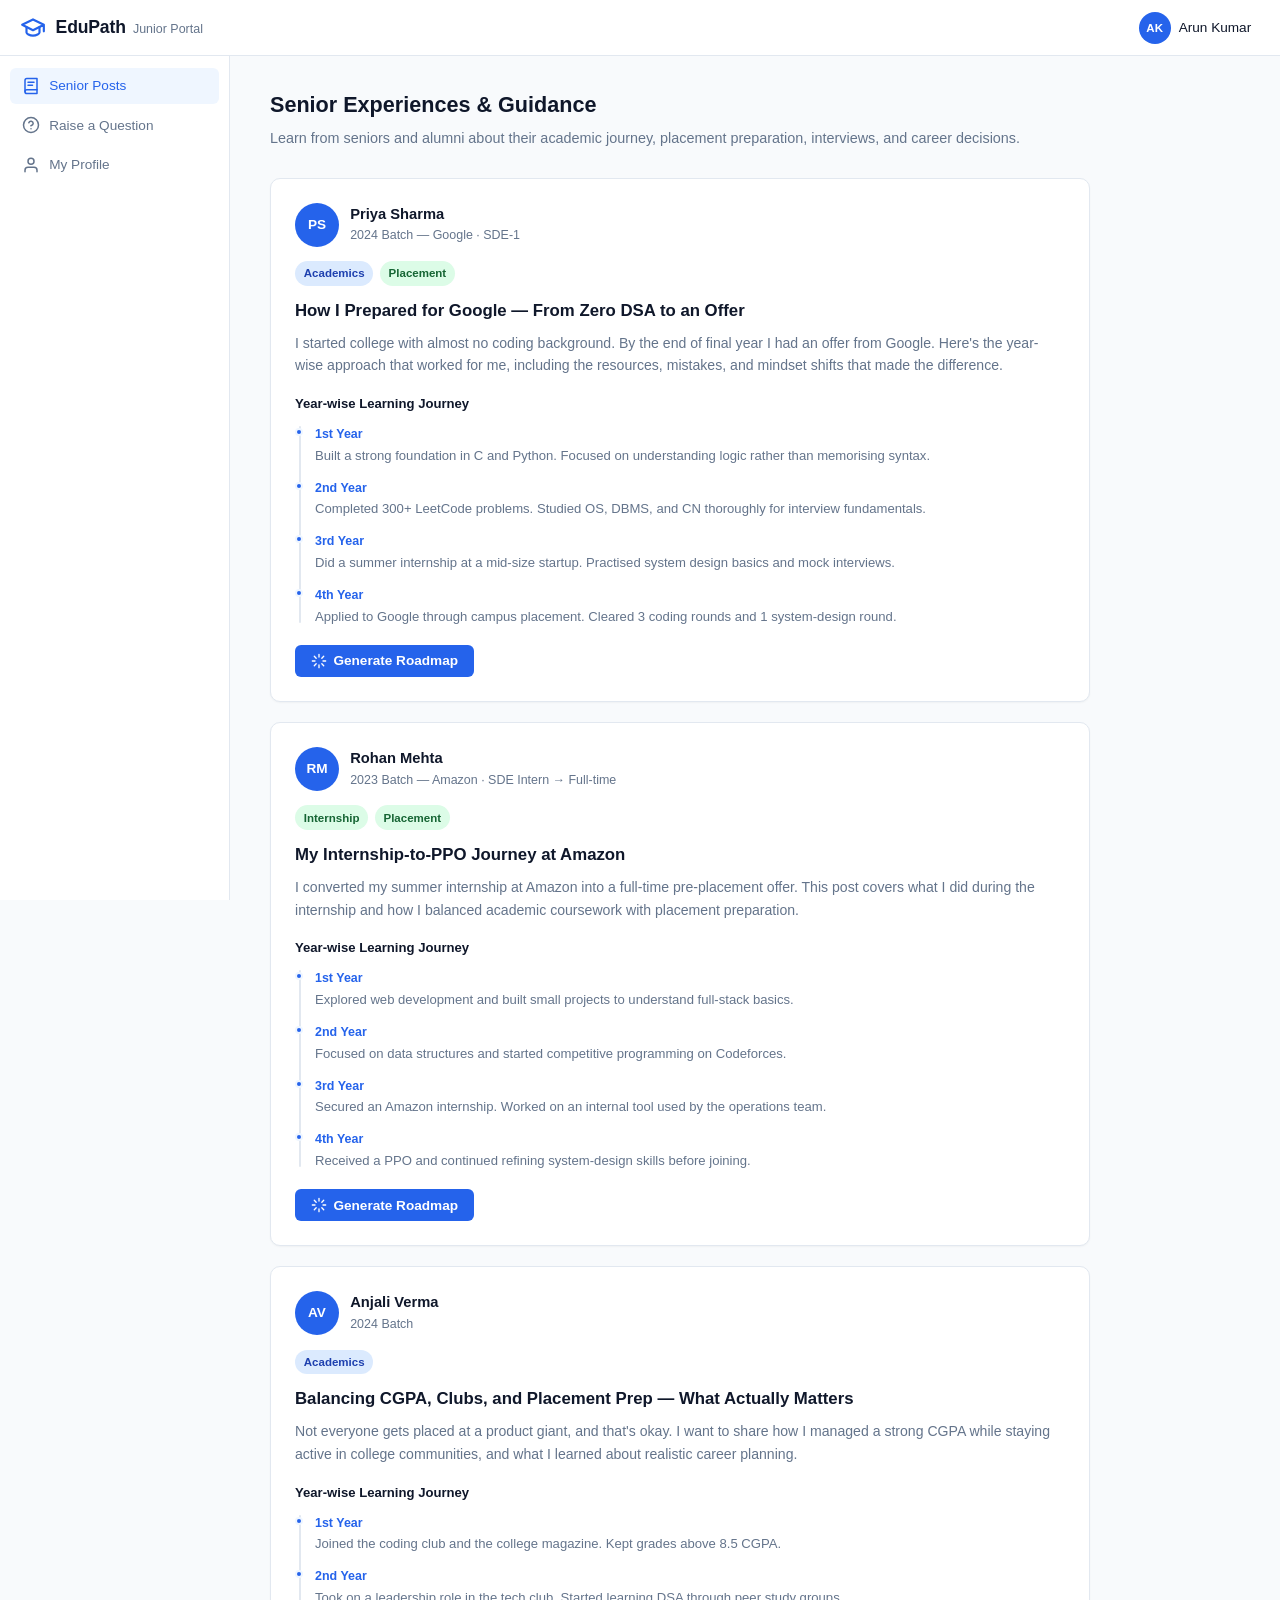
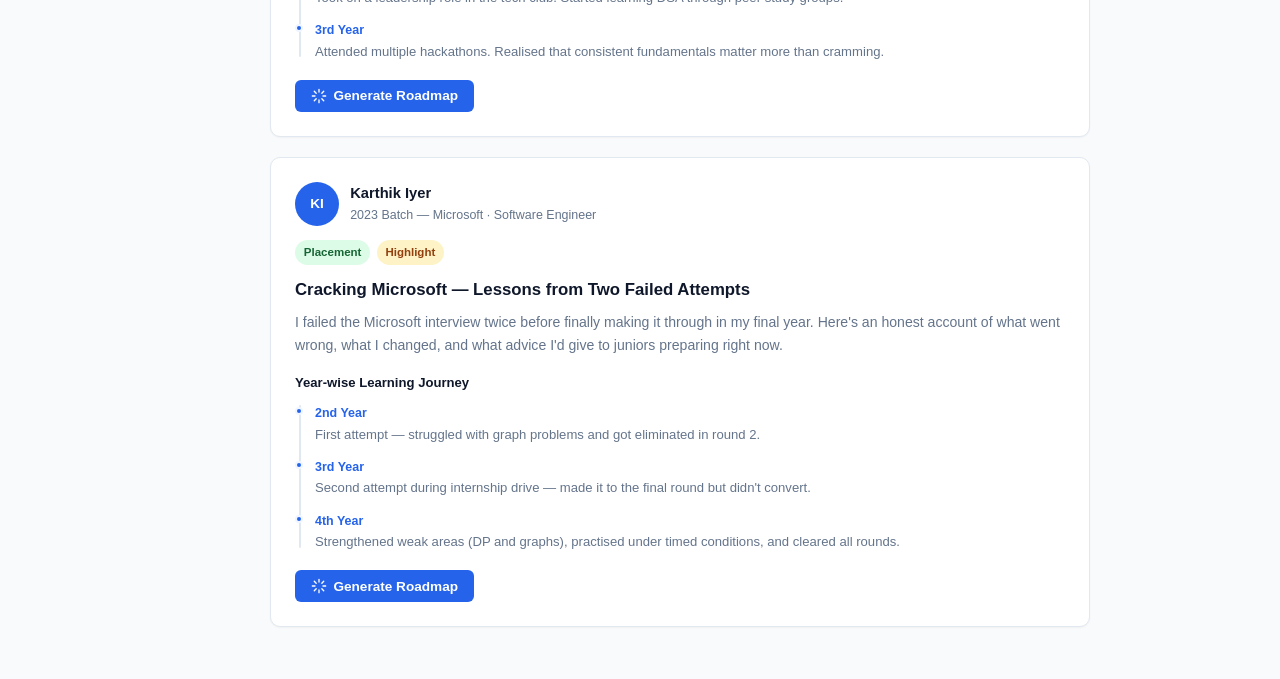
<file: junior-frontend-portal/index.html>
<!DOCTYPE html>
<html lang="en">
<head>
  <meta charset="UTF-8">
  <meta name="viewport" content="width=device-width, initial-scale=1.0">
  <meta name="description" content="EduPath Junior Portal — Learn from seniors and alumni about academics, placements, and career preparation.">
  <title>EduPath — Junior Portal</title>
  <link rel="stylesheet" href="css/styles.css">
</head>
<body>
  <!-- ═══════════════════════════════════════════
       TOP HEADER
       ═══════════════════════════════════════════ -->
  <header class="header" role="banner">
    <div class="header__brand">
      <span class="header__logo" aria-hidden="true">
        <!-- Graduation-cap SVG icon -->
        <svg width="26" height="26" viewBox="0 0 24 24" fill="none" stroke="currentColor"
             stroke-width="2" stroke-linecap="round" stroke-linejoin="round">
          <path d="M22 10v6M2 10l10-5 10 5-10 5z"/>
          <path d="M6 12v5c0 1.1 2.7 3 6 3s6-1.9 6-3v-5"/>
        </svg>
      </span>
      <div class="header__titles">
        <h1 class="header__name">EduPath</h1>
        <span class="header__subtitle">Junior Portal</span>
      </div>
    </div>

    <!-- Profile chip (placeholder data) — clickable to open My Profile -->
    <button class="header__profile" id="header-profile-btn"
            type="button"
            aria-label="Open my profile">
      <span class="avatar avatar--sm" aria-hidden="true">AK</span>
      <span class="header__user-name">Arun Kumar</span>
    </button>
  </header>

  <!-- ═══════════════════════════════════════════
       APP SHELL: SIDEBAR + MAIN CONTENT
       ═══════════════════════════════════════════ -->
  <div class="app">
    <!-- LEFT SIDEBAR -->
    <nav class="sidebar" role="navigation" aria-label="Main navigation">
      <ul class="sidebar__list" role="list">
        <!-- Senior Posts -->
        <li>
          <button class="sidebar__item sidebar__item--active"
                  data-view="senior-posts"
                  type="button"
                  aria-current="page">
            <svg class="sidebar__icon" width="18" height="18" viewBox="0 0 24 24"
                 fill="none" stroke="currentColor" stroke-width="2"
                 stroke-linecap="round" stroke-linejoin="round" aria-hidden="true">
              <path d="M4 19.5A2.5 2.5 0 0 1 6.5 17H20"/>
              <path d="M6.5 2H20v20H6.5A2.5 2.5 0 0 1 4 19.5v-15A2.5 2.5 0 0 1 6.5 2z"/>
              <line x1="8" y1="7" x2="16" y2="7"/>
              <line x1="8" y1="11" x2="14" y2="11"/>
            </svg>
            <span>Senior Posts</span>
          </button>
        </li>

        <!-- Raise a Question -->
        <li>
          <button class="sidebar__item"
                  data-view="raise-question"
                  type="button">
            <svg class="sidebar__icon" width="18" height="18" viewBox="0 0 24 24"
                 fill="none" stroke="currentColor" stroke-width="2"
                 stroke-linecap="round" stroke-linejoin="round" aria-hidden="true">
              <circle cx="12" cy="12" r="10"/>
              <path d="M9.09 9a3 3 0 0 1 5.83 1c0 2-3 3-3 3"/>
              <line x1="12" y1="17" x2="12.01" y2="17"/>
            </svg>
            <span>Raise a Question</span>
          </button>
        </li>

        <!-- My Profile -->
        <li>
          <button class="sidebar__item"
                  data-view="my-profile"
                  type="button">
            <svg class="sidebar__icon" width="18" height="18" viewBox="0 0 24 24"
                 fill="none" stroke="currentColor" stroke-width="2"
                 stroke-linecap="round" stroke-linejoin="round" aria-hidden="true">
              <path d="M20 21v-2a4 4 0 0 0-4-4H8a4 4 0 0 0-4 4v2"/>
              <circle cx="12" cy="7" r="4"/>
            </svg>
            <span>My Profile</span>
          </button>
        </li>
      </ul>
    </nav>

    <!-- MAIN CONTENT AREA -->
    <main class="content" id="main-content" role="main" aria-live="polite">
      <!-- Populated by JavaScript -->
    </main>
  </div>

  <!-- ═══════════════════════════════════════════
       TOAST NOTIFICATION CONTAINER
       ═══════════════════════════════════════════ -->
  <div class="toast-container" id="toast-container" aria-live="assertive" aria-atomic="true"></div>

  <script src="js/app.js"></script>
</body>
</html>
</file>
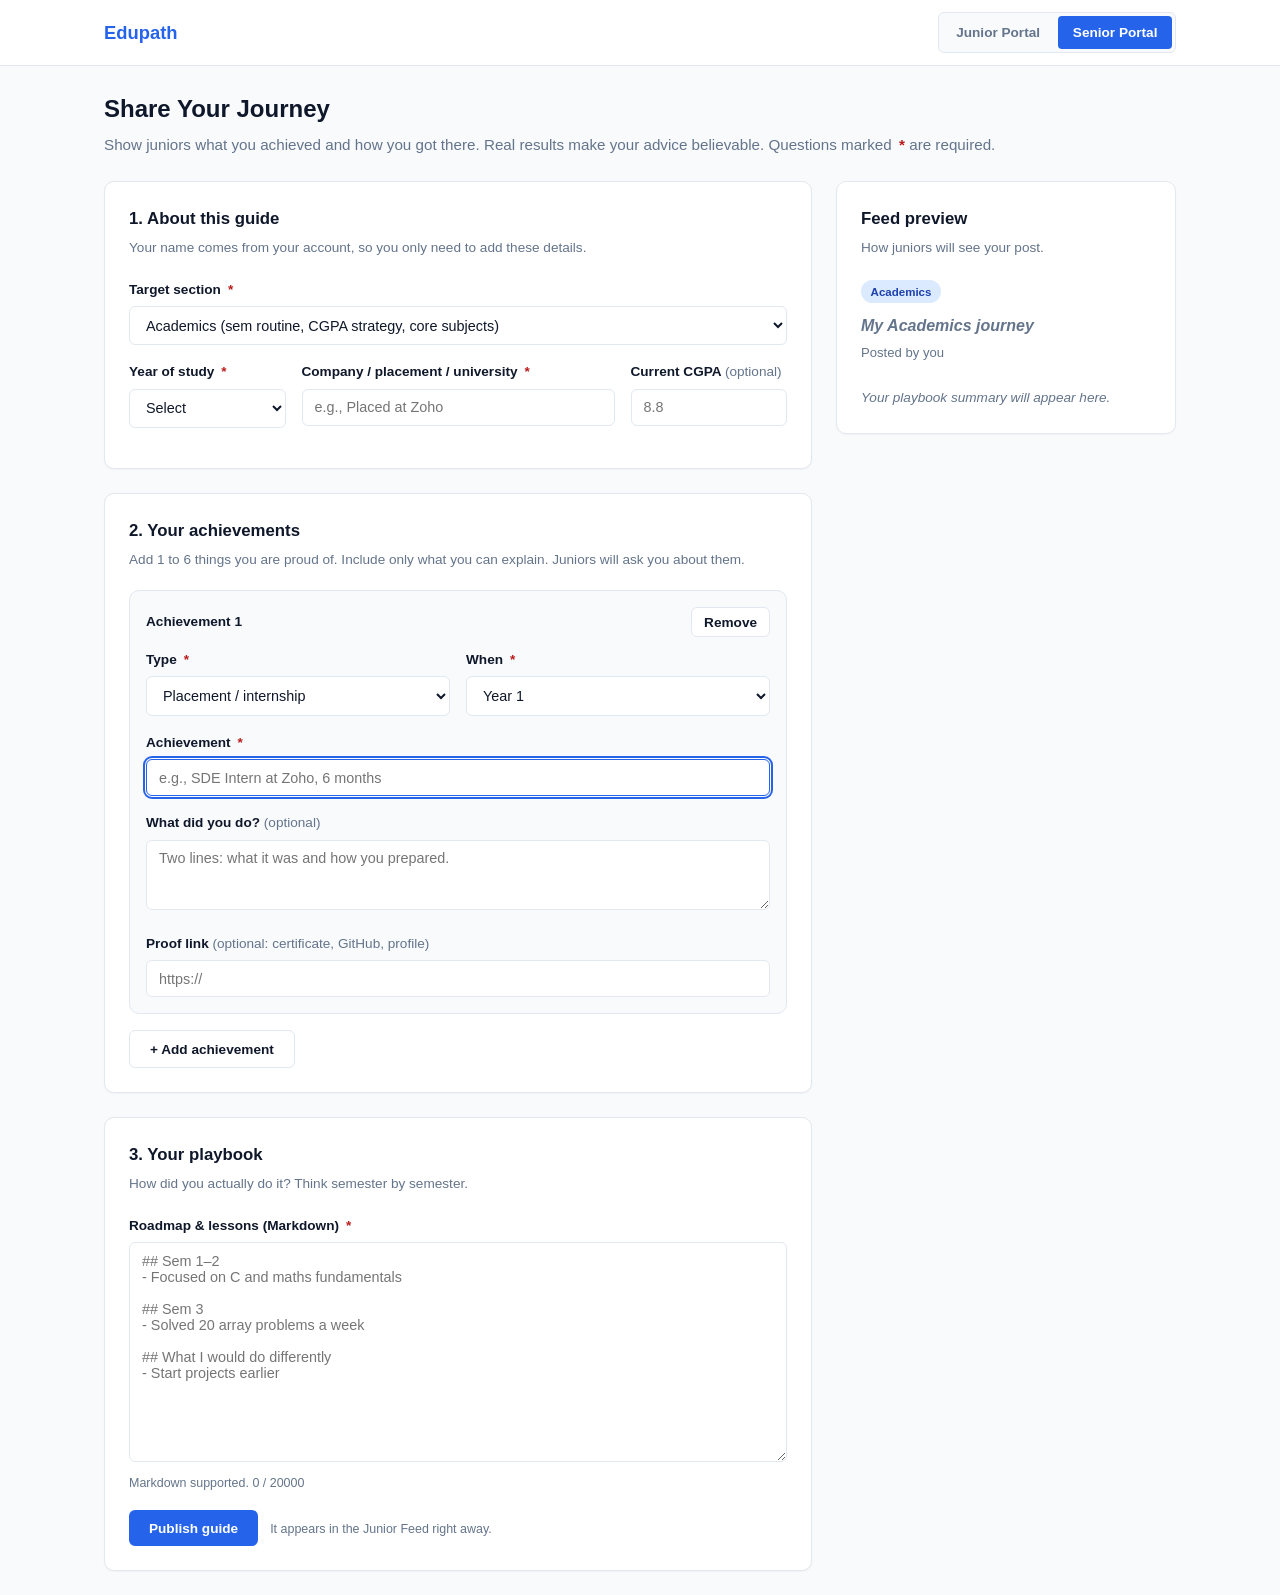
<file: senior-frontend-portal/index.html>
<!DOCTYPE html>
<html lang="en">
<head>
<meta charset="UTF-8" />
<meta name="viewport" content="width=device-width, initial-scale=1" />
<title>Edupath · Senior Portal</title>
<style>
  :root {
    --primary: #2563eb;
    --primary-dark: #1d4ed8;
    --bg: #f8fafc;
    --surface: #ffffff;
    --border: #e2e8f0;
    --text: #0f172a;
    --muted: #64748b;

    --tag-acad: #dbeafe;
    --tag-acad-txt: #1e40af;
    --tag-intern: #dcfce7;
    --tag-intern-txt: #166534;
    --tag-high: #fef3c7;
    --tag-high-txt: #92400e;
  }
  * { box-sizing: border-box; font-family: -apple-system, BlinkMacSystemFont, "Segoe UI", Roboto, sans-serif; }
  body { margin: 0; background: var(--bg); color: var(--text); font-size: 0.95rem; line-height: 1.6; }

  /* Header */
  .topbar { background: var(--surface); border-bottom: 1px solid var(--border); }
  .topbar-inner { max-width: 1120px; margin: 0 auto; padding: 0.75rem 1.5rem; display: flex; align-items: center; justify-content: space-between; gap: 1rem; flex-wrap: wrap; }
  .brand { font-weight: 700; font-size: 1.15rem; color: var(--primary); }
  .switch { display: flex; gap: 0.25rem; background: var(--bg); border: 1px solid var(--border); border-radius: 6px; padding: 0.2rem; }
  .switch a { padding: 0.35rem 0.9rem; border-radius: 4px; font-size: 0.85rem; font-weight: 600; color: var(--muted); text-decoration: none; }
  .switch a.active { background: var(--primary); color: #fff; }
  .switch a:focus-visible { outline: 2px solid var(--primary); outline-offset: 2px; }

  /* Layout */
  main { max-width: 1120px; margin: 0 auto; padding: 1.5rem; }
  .page-head h1 { margin: 0 0 0.25rem; font-size: 1.5rem; font-weight: 700; }
  .page-head p { margin: 0 0 1.5rem; color: var(--muted); }
  .layout { display: grid; grid-template-columns: minmax(0, 1fr) 340px; gap: 1.5rem; align-items: start; }
  .stack { display: grid; gap: 1.5rem; }
  .preview { position: sticky; top: 1rem; }
  @media (max-width: 900px) { .layout { grid-template-columns: 1fr; } .preview { position: static; } }

  /* Cards */
  .card { background: var(--surface); border: 1px solid var(--border); border-radius: 10px; padding: 1.5rem; box-shadow: 0 1px 2px rgba(0,0,0,0.04); }
  .card h2 { margin: 0 0 0.25rem; font-size: 1.05rem; font-weight: 700; }
  .card .sub { margin: 0 0 1.25rem; color: var(--muted); font-size: 0.85rem; }

  /* Form */
  .field { margin-bottom: 1rem; }
  label { display: block; font-size: 0.85rem; font-weight: 600; margin-bottom: 0.35rem; }
  .opt { font-weight: 400; color: var(--muted); }
  .req { color: #b91c1c; margin-left: 0.2rem; font-weight: 700; }
  input, select, textarea { width: 100%; background: var(--surface); border: 1px solid var(--border); border-radius: 6px; padding: 0.6rem 0.75rem; font-size: 0.9rem; color: var(--text); }
  textarea { resize: vertical; min-height: 90px; }
  input:focus-visible, select:focus-visible, textarea:focus-visible { outline: 2px solid var(--primary); outline-offset: 1px; border-color: var(--primary); }
  .invalid { border-color: #b91c1c; }
  .err { color: #b91c1c; font-size: 0.78rem; margin-top: 0.25rem; }
  .hint { color: var(--muted); font-size: 0.78rem; margin-top: 0.3rem; }
  .row { display: grid; gap: 1rem; }
  .row.c3 { grid-template-columns: 1fr 2fr 1fr; }
  .row.c2 { grid-template-columns: 1fr 1fr; }
  @media (max-width: 640px) { .row.c3, .row.c2 { grid-template-columns: 1fr; } }

  /* Buttons */
  .btn { background: var(--primary); color: #fff; border: 0; border-radius: 6px; padding: 0.65rem 1.25rem; font-size: 0.85rem; font-weight: 600; cursor: pointer; }
  .btn:hover { background: var(--primary-dark); }
  .btn:focus-visible { outline: 2px solid var(--primary-dark); outline-offset: 2px; }
  .btn:disabled { opacity: 0.6; cursor: not-allowed; }
  .btn.ghost { background: var(--surface); color: var(--text); border: 1px solid var(--border); }
  .btn.ghost:hover { background: var(--bg); }
  .btn.small { padding: 0.4rem 0.75rem; }

  /* Achievements */
  .ach { border: 1px solid var(--border); border-radius: 10px; padding: 1rem; margin-bottom: 1rem; background: var(--bg); }
  .ach-head { display: flex; justify-content: space-between; align-items: center; margin-bottom: 0.75rem; }
  .ach-head strong { font-size: 0.85rem; }
  .ach .field:last-child { margin-bottom: 0; }

  /* Tags */
  .tag { display: inline-block; padding: 0.15rem 0.6rem; border-radius: 999px; font-size: 0.72rem; font-weight: 600; }
  .tag.acad { background: var(--tag-acad); color: var(--tag-acad-txt); }
  .tag.intern { background: var(--tag-intern); color: var(--tag-intern-txt); }
  .tag.high { background: var(--tag-high); color: var(--tag-high-txt); }

  /* Preview */
  .preview h3 { margin: 0.6rem 0 0.2rem; font-size: 1rem; }
  .preview .by { color: var(--muted); font-size: 0.82rem; margin: 0 0 0.75rem; }
  .preview ul { list-style: none; margin: 0 0 0.75rem; padding: 0; display: grid; gap: 0.5rem; }
  .preview li { border: 1px solid var(--border); border-radius: 6px; padding: 0.5rem 0.65rem; font-size: 0.85rem; }
  .preview li small { display: block; color: var(--muted); }
  .preview .excerpt { color: var(--muted); font-size: 0.85rem; margin: 0; }
  .placeholder { color: var(--muted); font-style: italic; }

  .actions { display: flex; gap: 0.75rem; align-items: center; flex-wrap: wrap; }
  .status { display: none; margin-top: 1rem; padding: 0.65rem 0.8rem; border-radius: 6px; font-size: 0.85rem; }
  .status.ok { display: block; background: var(--tag-intern); color: var(--tag-intern-txt); }
  .status.bad { display: block; background: #fee2e2; color: #991b1b; }
</style>
</head>
<body>
<header class="topbar">
  <div class="topbar-inner">
    <span class="brand">Edupath</span>
    <nav class="switch" aria-label="Portal switch">
      <a href="/feed">Junior Portal</a>
      <a href="/senior/create" class="active" aria-current="page">Senior Portal</a>
    </nav>
  </div>
</header>

<main>
  <div class="page-head">
    <h1>Share Your Journey</h1>
    <p>Show juniors what you achieved and how you got there. Real results make your advice believable. Questions marked <span class="req" aria-hidden="true">*</span> are required.</p>
  </div>

  <form id="form" class="layout" novalidate>
    <div class="stack">

      <!-- 1. Basics -->
      <section class="card" aria-labelledby="h-basics">
        <h2 id="h-basics">1. About this guide</h2>
        <p class="sub">Your name comes from your account, so you only need to add these details.</p>

        <div class="field">
          <label for="category">Target section <span class="req" aria-hidden="true">*</span></label>
          <select id="category" name="category" aria-required="true">
            <option value="academics">Academics (sem routine, CGPA strategy, core subjects)</option>
            <option value="internships">Internships (interview rounds, resume, DSA)</option>
            <option value="higher-studies">Higher Studies (GATE, GRE, CAT, research)</option>
          </select>
        </div>
        <div class="row c3">
          <div class="field">
            <label for="year">Year of study <span class="req" aria-hidden="true">*</span></label>
            <select id="year" name="yearOfStudy" aria-required="true">
              <option value="">Select</option>
              <option value="1">1st Year</option><option value="2">2nd Year</option>
              <option value="3">3rd Year</option><option value="4">4th / Final Year</option><option value="5">Alumni</option>
            </select>
          </div>
          <div class="field">
            <label for="company">Company / placement / university <span class="req" aria-hidden="true">*</span></label>
            <input id="company" name="company" aria-required="true" maxlength="100" placeholder="e.g., Placed at Zoho" />
          </div>
          <div class="field">
            <label for="cgpa">Current CGPA <span class="opt">(optional)</span></label>
            <input id="cgpa" name="currentCgpa" type="number" min="0" max="10" step="0.01" placeholder="8.8" />
          </div>
        </div>
      </section>

      <!-- 2. Achievements -->
      <section class="card" aria-labelledby="h-ach">
        <h2 id="h-ach">2. Your achievements</h2>
        <p class="sub">Add 1 to 6 things you are proud of. Include only what you can explain. Juniors will ask you about them.</p>
        <div id="ach-list"></div>
        <div id="ach-error" class="err" role="alert"></div>
        <button type="button" id="add-ach" class="btn ghost">+ Add achievement</button>
      </section>

      <!-- 3. Playbook -->
      <section class="card" aria-labelledby="h-play">
        <h2 id="h-play">3. Your playbook</h2>
        <p class="sub">How did you actually do it? Think semester by semester.</p>
        <div class="field">
          <label for="content">Roadmap &amp; lessons (Markdown) <span class="req" aria-hidden="true">*</span></label>
          <textarea id="content" name="markdownContent" aria-required="true" maxlength="20000" style="min-height:220px"
            placeholder="## Sem 1–2&#10;- Focused on C and maths fundamentals&#10;&#10;## Sem 3&#10;- Solved 20 array problems a week&#10;&#10;## What I would do differently&#10;- Start projects earlier"></textarea>
          <div class="hint">Markdown supported. <span id="count">0</span> / 20000</div>
        </div>
        <div class="actions">
          <button type="submit" id="publish" class="btn">Publish guide</button>
          <span class="hint">It appears in the Junior Feed right away.</span>
        </div>
        <div id="status" class="status" role="status" aria-live="polite"></div>
      </section>
    </div>

    <!-- Live preview -->
    <aside class="preview" aria-label="Feed preview">
      <div class="card">
        <h2>Feed preview</h2>
        <p class="sub">How juniors will see your post.</p>
        <span id="pv-cat" class="tag acad">Academics</span>
        <h3 id="pv-title" class="placeholder">Your guide title</h3>
        <p id="pv-by" class="by">Posted by you</p>
        <ul id="pv-ach"></ul>
        <p id="pv-excerpt" class="excerpt placeholder">Your playbook summary will appear here.</p>
      </div>
    </aside>
  </form>
</main>

<script>
  const API = "/api/v1/playbooks/create";
  const MAX_ACH = 6;
  // type -> label, badge colour, example placeholder
  const TYPES = {
    placement:  { label: "Placement / internship",           cls: "intern", ph: "e.g., SDE Intern at Zoho, 6 months" },
    academic:   { label: "Academic (CGPA, rank, scholarship)", cls: "acad",   ph: "e.g., Department rank 3, merit scholarship" },
    coding:     { label: "Competitive coding",                 cls: "high",   ph: "e.g., LeetCode 1900+, Codeforces Specialist" },
    project:    { label: "Project / hackathon",                cls: "acad",   ph: "e.g., Won Smart India Hackathon (college round)" },
    cert:       { label: "Certification / course",             cls: "intern", ph: "e.g., AWS Cloud Practitioner" },
    higher:     { label: "Higher-studies exam (GATE/GRE/CAT)", cls: "high",   ph: "e.g., GATE CSE rank 412" },
    research:   { label: "Research / publication",             cls: "acad",   ph: "e.g., Paper accepted at a student conference" },
    leadership: { label: "Club / leadership / open source",    cls: "intern", ph: "e.g., Technical lead of the coding club" }
  };
  const CATS = { academics: ["Academics", "acad"], internships: ["Internships", "intern"], "higher-studies": ["Higher Studies", "high"] };
  const $ = (id) => document.getElementById(id);
  const list = $("ach-list");
  let seq = 0;

  function el(tag, props = {}, text) {
    const n = document.createElement(tag);
    Object.assign(n, props);
    if (text !== undefined) n.textContent = text;
    return n;
  }

  function addAchievement() {
    if (list.children.length >= MAX_ACH) return;
    const id = ++seq;
    const box = el("div", { className: "ach" });
    box.dataset.id = id;
    const opts = Object.entries(TYPES).map(([k, t]) => `<option value="${k}">${t.label}</option>`).join("");
    box.innerHTML = `
      <div class="ach-head"><strong class="ach-num"></strong>
        <button type="button" class="btn ghost small" data-remove>Remove</button></div>
      <div class="row c2">
        <div class="field"><label for="t${id}">Type <span class="req" aria-hidden="true">*</span></label><select id="t${id}" data-k="type">${opts}</select></div>
        <div class="field"><label for="w${id}">When <span class="req" aria-hidden="true">*</span></label>
          <select id="w${id}" data-k="when"><option>Year 1</option><option>Year 2</option><option>Year 3</option><option>Year 4</option></select></div>
      </div>
      <div class="field"><label for="n${id}">Achievement <span class="req" aria-hidden="true">*</span></label><input id="n${id}" data-k="title" maxlength="120" aria-required="true" /></div>
      <div class="field"><label for="d${id}">What did you do? <span class="opt">(optional)</span></label>
        <textarea id="d${id}" data-k="details" maxlength="300" style="min-height:70px" placeholder="Two lines: what it was and how you prepared."></textarea></div>
      <div class="field"><label for="p${id}">Proof link <span class="opt">(optional: certificate, GitHub, profile)</span></label>
        <input id="p${id}" data-k="proofUrl" type="url" placeholder="https://" /></div>`;
    list.appendChild(box);
    syncTypeHints(box);
    renumber();
    box.querySelector("[data-k=title]").focus();
  }

  function syncTypeHints(box) {
    const t = TYPES[box.querySelector("[data-k=type]").value];
    box.querySelector("[data-k=title]").placeholder = t.ph;
  }

  function renumber() {
    [...list.children].forEach((b, i) => (b.querySelector(".ach-num").textContent = "Achievement " + (i + 1)));
    $("add-ach").disabled = list.children.length >= MAX_ACH;
  }

  function collect() {
    return [...list.children].map((b) => {
      const g = (k) => b.querySelector(`[data-k=${k}]`).value.trim();
      return { type: g("type"), title: g("title"), when: g("when"), details: g("details"), proofUrl: g("proofUrl") };
    });
  }

  // The form has no title field; build one so the feed card and API still get a title.
  function genTitle() {
    const co = $("company").value.trim();
    return ("My " + CATS[$("category").value][0] + " journey" + (co ? " · " + co : "")).slice(0, 150);
  }

  function renderPreview() {
    const [catName, catCls] = CATS[$("category").value];
    const pc = $("pv-cat"); pc.textContent = catName; pc.className = "tag " + catCls;

    $("pv-title").textContent = genTitle();

    const yr = $("year").value, co = $("company").value.trim(), cg = $("cgpa").value;
    const ord = { 1: "1st", 2: "2nd", 3: "3rd", 4: "4th" }[yr];
    const yl = yr === "5" ? "Alumni" : ord ? ord + " Year" : null;
    const parts = [yl, co || null].filter(Boolean).join(" · ");
    $("pv-by").textContent = "Posted by you" + (parts ? " · " + parts : "") + (cg ? ` (CGPA ${cg})` : "");

    const ul = $("pv-ach"); ul.replaceChildren();
    collect().filter((a) => a.title).forEach((a) => {
      const t = TYPES[a.type];
      const li = el("li");
      li.append(el("span", { className: "tag " + t.cls }, t.label), el("div", {}, a.title), el("small", {}, a.when));
      ul.appendChild(li);
    });

    const plain = $("content").value.replace(/[#*`>_\[\]]/g, "").replace(/\s+/g, " ").trim();
    const ex = $("pv-excerpt");
    ex.textContent = plain ? (plain.length > 160 ? plain.slice(0, 160).trim() + "…" : plain) : "Your playbook summary will appear here.";
    ex.className = "excerpt" + (plain ? "" : " placeholder");
    $("count").textContent = $("content").value.length;
  }

  function clearErrors() {
    document.querySelectorAll(".err.f").forEach((n) => n.remove());
    document.querySelectorAll(".invalid").forEach((n) => n.classList.remove("invalid"));
    $("ach-error").textContent = "";
  }
  function flag(input, msg) {
    input.classList.add("invalid");
    input.parentElement.appendChild(el("div", { className: "err f" }, msg));
  }

  function validate() {
    clearErrors();
    let ok = true;
    [["company", "Add your company or university."], ["year", "Select your year."], ["content", "Write your playbook."]]
      .forEach(([id, m]) => { if (!$(id).value.trim()) { flag($(id), m); ok = false; } });
    const achs = collect();
    if (!achs.some((a) => a.title)) { $("ach-error").textContent = "Add at least one achievement with a title."; ok = false; }
    [...list.children].forEach((b) => {
      const t = b.querySelector("[data-k=title]"), p = b.querySelector("[data-k=proofUrl]");
      if (!t.value.trim() && (b.querySelector("[data-k=details]").value.trim() || p.value.trim())) { flag(t, "Give this achievement a title."); ok = false; }
      if (p.value && !p.checkValidity()) { flag(p, "Enter a full link starting with https://"); ok = false; }
    });
    return ok;
  }

  function say(kind, msg) { const s = $("status"); s.className = "status " + kind; s.textContent = msg; }

  async function publish(e) {
    e.preventDefault();
    say("", "");
    if (!validate()) { say("bad", "Fix the highlighted fields and publish again."); return; }
    let token = null; try { token = localStorage.getItem("jwt"); } catch (_) {}
    if (!token) { say("bad", "You are signed out. Log in as a senior to publish."); return; }

    const cg = $("cgpa").value;
    const body = {
      category: $("category").value,
      title: genTitle(),
      company: $("company").value.trim(),
      yearOfStudy: Number($("year").value),
      currentCgpa: cg === "" ? null : Number(cg),
      achievements: collect().filter((a) => a.title).map((a) => ({ ...a, proofUrl: a.proofUrl || null })),
      markdownContent: $("content").value.trim()
    };

    const btn = $("publish"); btn.disabled = true; btn.textContent = "Publishing…";
    try {
      const res = await fetch(API, { method: "POST", headers: { "Content-Type": "application/json", Authorization: "Bearer " + token }, body: JSON.stringify(body) });
      if (res.status === 201) {
        say("ok", "Published. Your guide is now live in the Junior Feed.");
        $("form").reset(); list.replaceChildren(); addAchievement(); renderPreview();
      } else if (res.status === 400) {
        const d = await res.json().catch(() => ({}));
        say("bad", "The server rejected some fields: " + Object.keys(d.errors || {}).join(", "));
      } else if (res.status === 401) say("bad", "Your session expired. Log in again.");
      else if (res.status === 403) say("bad", "Only senior accounts can publish guides.");
      else say("bad", "Could not publish (error " + res.status + "). Try again.");
    } catch (_) {
      say("bad", "Could not reach the server. Check your connection and try again.");
    } finally { btn.disabled = false; btn.textContent = "Publish guide"; }
  }

  $("add-ach").addEventListener("click", addAchievement);
  list.addEventListener("click", (e) => {
    if (e.target.matches("[data-remove]")) { e.target.closest(".ach").remove(); renumber(); renderPreview(); }
  });
  list.addEventListener("change", (e) => { if (e.target.matches("[data-k=type]")) syncTypeHints(e.target.closest(".ach")); });
  $("form").addEventListener("input", renderPreview);
  $("form").addEventListener("change", renderPreview);
  $("form").addEventListener("submit", publish);

  addAchievement();
  renderPreview();
</script>
</body>
</html>
</file>
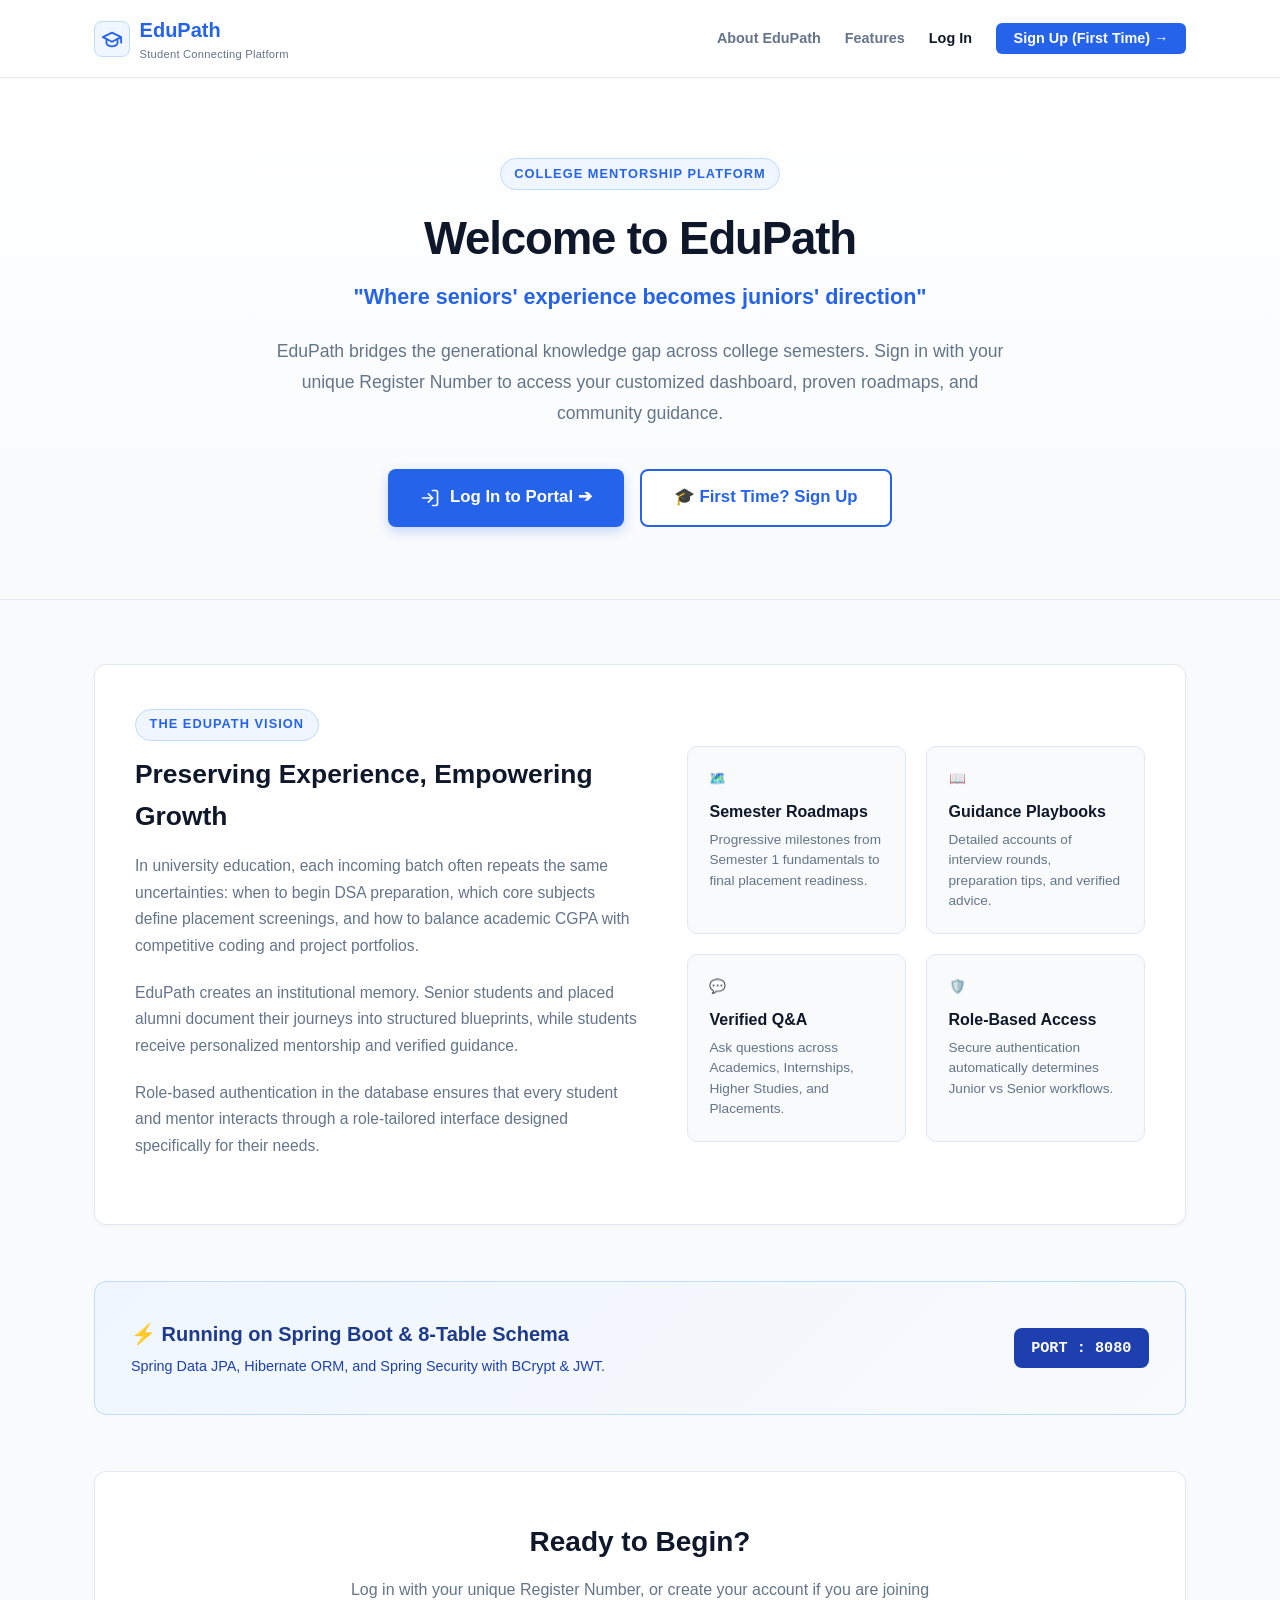
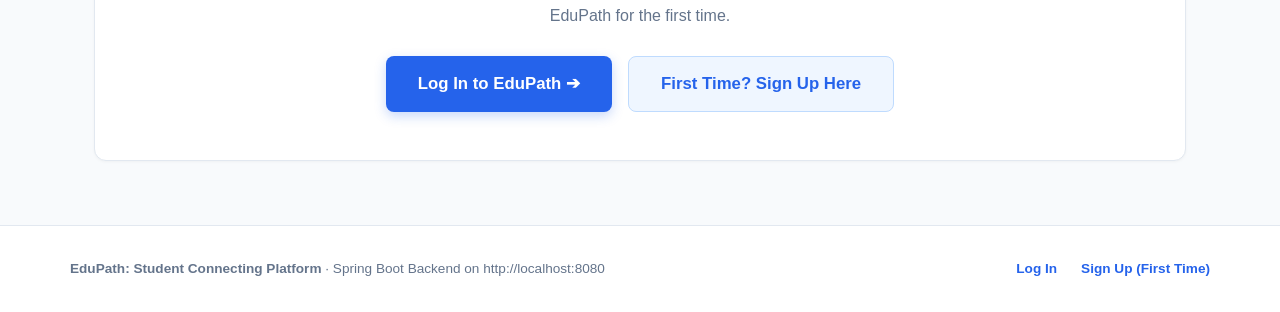
<file: src/main/resources/static/index.html>
<!DOCTYPE html>
<html lang="en">
<head>
  <meta charset="UTF-8">
  <meta name="viewport" content="width=device-width, initial-scale=1.0">
  <meta name="description" content="Welcome to EduPath — Student Connecting Platform where seniors' experience becomes juniors' direction.">
  <title>Welcome to EduPath — Student Connecting Platform</title>
  <style>
    :root {
      --primary: #2563eb;
      --primary-dark: #1d4ed8;
      --bg: #f8fafc;
      --surface: #ffffff;
      --border: #e2e8f0;
      --text: #0f172a;
      --muted: #64748b;

      --tag-acad: #dbeafe;
      --tag-acad-txt: #1e40af;
      --tag-intern: #dcfce7;
      --tag-intern-txt: #166534;
      --tag-high: #fef3c7;
      --tag-high-txt: #92400e;

      --radius: 12px;
      --radius-sm: 6px;
      --font: -apple-system, BlinkMacSystemFont, "Segoe UI", Roboto, "Helvetica Neue", Arial, sans-serif;
    }

    * {
      box-sizing: border-box;
      margin: 0;
      padding: 0;
      font-family: var(--font);
    }

    body {
      background: var(--bg);
      color: var(--text);
      line-height: 1.6;
      font-size: 0.95rem;
      min-height: 100vh;
      display: flex;
      flex-direction: column;
    }

    /* ─── Topbar ─── */
    .topbar {
      background: var(--surface);
      border-bottom: 1px solid var(--border);
      position: sticky;
      top: 0;
      z-index: 100;
    }
    .topbar-inner {
      max-width: 1140px;
      margin: 0 auto;
      padding: 0.85rem 1.5rem;
      display: flex;
      align-items: center;
      justify-content: space-between;
      gap: 1rem;
      flex-wrap: wrap;
    }
    .brand {
      display: flex;
      align-items: center;
      gap: 0.6rem;
      font-weight: 700;
      font-size: 1.25rem;
      color: var(--primary);
      text-decoration: none;
    }
    .brand-icon {
      background: #eff6ff;
      border: 1px solid #bfdbfe;
      border-radius: 8px;
      width: 36px;
      height: 36px;
      display: flex;
      align-items: center;
      justify-content: center;
      color: var(--primary);
    }

    .nav-links {
      display: flex;
      align-items: center;
      gap: 1.5rem;
      list-style: none;
    }
    .nav-links a {
      color: var(--muted);
      text-decoration: none;
      font-size: 0.9rem;
      font-weight: 600;
      transition: color 0.15s ease;
    }
    .nav-links a:hover {
      color: var(--primary);
    }

    .btn-login-nav {
      background: var(--primary);
      color: #fff !important;
      padding: 0.45rem 1.1rem;
      border-radius: 6px;
      font-weight: 600;
      font-size: 0.88rem;
      text-decoration: none;
      transition: background 0.15s ease;
    }
    .btn-login-nav:hover {
      background: var(--primary-dark);
    }

    /* ─── Hero Section ─── */
    .hero {
      background: linear-gradient(180deg, #ffffff 0%, var(--bg) 100%);
      border-bottom: 1px solid var(--border);
      padding: 5rem 1.5rem 4.5rem;
      text-align: center;
    }
    .hero-container {
      max-width: 860px;
      margin: 0 auto;
    }
    .eyebrow {
      display: inline-block;
      font-size: 0.8rem;
      font-weight: 700;
      letter-spacing: 0.08em;
      text-transform: uppercase;
      color: var(--primary);
      background: #eff6ff;
      border: 1px solid #bfdbfe;
      padding: 0.3rem 0.85rem;
      border-radius: 999px;
      margin-bottom: 1.35rem;
    }
    .hero h1 {
      font-size: 2.85rem;
      font-weight: 800;
      line-height: 1.2;
      color: var(--text);
      letter-spacing: -0.025em;
      margin-bottom: 0.85rem;
    }
    .hero-tagline {
      font-size: 1.35rem;
      font-weight: 600;
      color: var(--primary);
      margin-bottom: 1.35rem;
    }
    .hero-desc {
      font-size: 1.1rem;
      color: var(--muted);
      line-height: 1.75;
      max-width: 740px;
      margin: 0 auto 2.5rem;
    }

    .btn-main-login {
      display: inline-flex;
      align-items: center;
      gap: 0.6rem;
      background: var(--primary);
      color: #fff;
      padding: 0.85rem 2rem;
      border-radius: 8px;
      font-size: 1.05rem;
      font-weight: 700;
      text-decoration: none;
      box-shadow: 0 4px 12px rgba(37, 99, 235, 0.25);
      transition: all 0.2s ease;
    }
    .btn-main-login:hover {
      background: var(--primary-dark);
      transform: translateY(-2px);
      box-shadow: 0 6px 16px rgba(37, 99, 235, 0.3);
    }

    /* ─── Story & Vision ─── */
    .container {
      max-width: 1140px;
      margin: 0 auto;
      padding: 4rem 1.5rem;
      flex: 1;
    }

    .section-head {
      text-align: center;
      margin-bottom: 3rem;
    }
    .section-head h2 {
      font-size: 2rem;
      font-weight: 800;
      margin-bottom: 0.5rem;
      color: var(--text);
    }
    .section-head p {
      color: var(--muted);
      font-size: 1.05rem;
      max-width: 680px;
      margin: 0 auto;
    }

    .about-card {
      background: var(--surface);
      border: 1px solid var(--border);
      border-radius: var(--radius);
      padding: 2.75rem 2.5rem;
      margin-bottom: 3.5rem;
      box-shadow: 0 1px 3px rgba(0,0,0,0.04);
    }
    .about-grid {
      display: grid;
      grid-template-columns: 1.1fr 1fr;
      gap: 3rem;
      align-items: center;
    }
    .about-text h3 {
      font-size: 1.65rem;
      font-weight: 700;
      margin-bottom: 1rem;
      color: var(--text);
    }
    .about-text p {
      color: var(--muted);
      font-size: 0.98rem;
      line-height: 1.7;
      margin-bottom: 1.25rem;
    }

    .features-grid {
      display: grid;
      grid-template-columns: 1fr 1fr;
      gap: 1.25rem;
    }
    .feat-card {
      background: var(--bg);
      border: 1px solid var(--border);
      border-radius: 10px;
      padding: 1.35rem;
      transition: border-color 0.2s ease;
    }
    .feat-card:hover {
      border-color: #bfdbfe;
    }
    .feat-icon {
      font-size: 1.6rem;
      margin-bottom: 0.6rem;
      display: inline-block;
    }
    .feat-card strong {
      display: block;
      font-size: 1rem;
      margin-bottom: 0.35rem;
      color: var(--text);
    }
    .feat-card span {
      display: block;
      font-size: 0.85rem;
      color: var(--muted);
      line-height: 1.5;
    }

    /* ─── Technical Architecture Banner ─── */
    .tech-banner {
      background: linear-gradient(135deg, #eff6ff 0%, #f8fafc 100%);
      border: 1px solid #bfdbfe;
      border-radius: var(--radius);
      padding: 2.25rem;
      display: flex;
      justify-content: space-between;
      align-items: center;
      flex-wrap: wrap;
      gap: 1.5rem;
      margin-bottom: 3.5rem;
    }
    .tech-banner h3 {
      font-size: 1.25rem;
      color: #1e3a8a;
      margin-bottom: 0.35rem;
    }
    .tech-banner p {
      color: #1e40af;
      font-size: 0.9rem;
      max-width: 650px;
    }
    .port-tag {
      background: #1e40af;
      color: #fff;
      padding: 0.5rem 1.1rem;
      border-radius: 8px;
      font-family: monospace;
      font-size: 0.95rem;
      font-weight: 700;
    }

    /* ─── Access Prompt Card ─── */
    .access-card {
      background: var(--surface);
      border: 1px solid var(--border);
      border-radius: var(--radius);
      padding: 3rem 2rem;
      text-align: center;
      box-shadow: 0 1px 3px rgba(0,0,0,0.04);
    }
    .access-card h3 {
      font-size: 1.75rem;
      font-weight: 800;
      margin-bottom: 0.75rem;
    }
    .access-card p {
      color: var(--muted);
      font-size: 1rem;
      max-width: 580px;
      margin: 0 auto 1.75rem;
    }

    /* ─── Footer ─── */
    footer {
      background: var(--surface);
      border-top: 1px solid var(--border);
      padding: 2rem 1.5rem;
      text-align: center;
      margin-top: auto;
    }
    .footer-inner {
      max-width: 1140px;
      margin: 0 auto;
      display: flex;
      justify-content: space-between;
      align-items: center;
      flex-wrap: wrap;
      gap: 1rem;
    }
    .footer-meta {
      font-size: 0.85rem;
      color: var(--muted);
    }

    @media (max-width: 850px) {
      .hero h1 { font-size: 2.2rem; }
      .about-grid { grid-template-columns: 1fr; }
      .features-grid { grid-template-columns: 1fr; }
      .footer-inner { flex-direction: column; text-align: center; }
    }
  </style>
</head>
<body>

  <!-- ═══════════════════════════════════════════
       TOPBAR
       ═══════════════════════════════════════════ -->
  <header class="topbar">
    <div class="topbar-inner">
      <a href="/" class="brand">
        <div class="brand-icon">
          <svg width="22" height="22" viewBox="0 0 24 24" fill="none" stroke="currentColor" stroke-width="2" stroke-linecap="round" stroke-linejoin="round">
            <path d="M22 10v6M2 10l10-5 10 5-10 5z"/>
            <path d="M6 12v5c0 1.1 2.7 3 6 3s6-1.9 6-3v-5"/>
          </svg>
        </div>
        <div>
          <span>EduPath</span>
          <span style="display:block;font-size:0.7rem;font-weight:500;color:var(--muted);letter-spacing:0.02em">Student Connecting Platform</span>
        </div>
      </a>

      <nav>
        <ul class="nav-links">
          <li><a href="#about">About EduPath</a></li>
          <li><a href="#features">Features</a></li>
          <li><a href="/login.html" style="color:var(--text);font-weight:600;font-size:0.9rem;text-decoration:none;">Log In</a></li>
          <li><a href="/signup.html" class="btn-login-nav">Sign Up (First Time) →</a></li>
        </ul>
      </nav>
    </div>
  </header>

  <!-- ═══════════════════════════════════════════
       HERO: WELCOME TO EDUPATH
       ═══════════════════════════════════════════ -->
  <section class="hero">
    <div class="hero-container">
      <span class="eyebrow">COLLEGE MENTORSHIP PLATFORM</span>
      <h1>Welcome to EduPath</h1>
      <p class="hero-tagline">"Where seniors' experience becomes juniors' direction"</p>
      <p class="hero-desc">
        EduPath bridges the generational knowledge gap across college semesters.
        Sign in with your unique Register Number to access your customized dashboard,
        proven roadmaps, and community guidance.
      </p>

      <div style="display:flex;justify-content:center;gap:1rem;flex-wrap:wrap;">
        <a href="/login.html" class="btn-main-login">
          <svg width="20" height="20" viewBox="0 0 24 24" fill="none" stroke="currentColor" stroke-width="2" stroke-linecap="round" stroke-linejoin="round">
            <path d="M15 3h4a2 2 0 0 1 2 2v14a2 2 0 0 1-2 2h-4"/>
            <polyline points="10 17 15 12 10 7"/>
            <line x1="15" y1="12" x2="3" y2="12"/>
          </svg>
          Log In to Portal ➔
        </a>

        <a href="/signup.html" class="btn-main-login" style="background:#fff;color:var(--primary);border:2px solid var(--primary);box-shadow:none;">
          <span>🎓 First Time? Sign Up</span>
        </a>
      </div>
    </div>
  </section>

  <!-- ═══════════════════════════════════════════
       ABOUT EDUPATH STORY & ARCHITECTURE
       ═══════════════════════════════════════════ -->
  <main class="container">
    <section class="about-card" id="about">
      <div class="about-grid">
        <div class="about-text">
          <span class="eyebrow" style="margin-bottom:0.75rem;">THE EDUPATH VISION</span>
          <h3>Preserving Experience, Empowering Growth</h3>
          <p>
            In university education, each incoming batch often repeats the same uncertainties:
            when to begin DSA preparation, which core subjects define placement screenings,
            and how to balance academic CGPA with competitive coding and project portfolios.
          </p>
          <p>
            EduPath creates an institutional memory. Senior students and placed alumni
            document their journeys into structured blueprints, while students receive personalized
            mentorship and verified guidance.
          </p>
          <p>
            Role-based authentication in the database ensures that every student and mentor
            interacts through a role-tailored interface designed specifically for their needs.
          </p>
        </div>

        <div class="features-grid" id="features">
          <div class="feat-card">
            <span class="feat-icon">🗺️</span>
            <strong>Semester Roadmaps</strong>
            <span>Progressive milestones from Semester 1 fundamentals to final placement readiness.</span>
          </div>

          <div class="feat-card">
            <span class="feat-icon">📖</span>
            <strong>Guidance Playbooks</strong>
            <span>Detailed accounts of interview rounds, preparation tips, and verified advice.</span>
          </div>

          <div class="feat-card">
            <span class="feat-icon">💬</span>
            <strong>Verified Q&amp;A</strong>
            <span>Ask questions across Academics, Internships, Higher Studies, and Placements.</span>
          </div>

          <div class="feat-card">
            <span class="feat-icon">🛡️</span>
            <strong>Role-Based Access</strong>
            <span>Secure authentication automatically determines Junior vs Senior workflows.</span>
          </div>
        </div>
      </div>
    </section>

    <!-- Technical Specs Banner -->
    <section class="tech-banner">
      <div>
        <h3>⚡ Running on Spring Boot &amp; 8-Table Schema</h3>
        <p>Spring Data JPA, Hibernate ORM, and Spring Security with BCrypt &amp; JWT.</p>
      </div>
      <div class="port-tag">PORT : 8080</div>
    </section>

    <!-- Call to Action Card -->
    <section class="access-card">
      <h3>Ready to Begin?</h3>
      <p>Log in with your unique Register Number, or create your account if you are joining EduPath for the first time.</p>
      <div style="display:flex;justify-content:center;gap:1rem;flex-wrap:wrap;">
        <a href="/login.html" class="btn-main-login" style="display:inline-flex;">
          Log In to EduPath ➔
        </a>
        <a href="/signup.html" class="btn-main-login" style="display:inline-flex;background:#eff6ff;color:var(--primary);border:1px solid #bfdbfe;box-shadow:none;">
          First Time? Sign Up Here
        </a>
      </div>
    </section>
  </main>

  <!-- ═══════════════════════════════════════════
       FOOTER
       ═══════════════════════════════════════════ -->
  <footer>
    <div class="footer-inner">
      <div class="footer-meta">
        <strong>EduPath: Student Connecting Platform</strong> · Spring Boot Backend on http://localhost:8080
      </div>
      <div class="footer-meta" style="display:flex;gap:1.5rem;">
        <a href="/login.html" style="color:var(--primary);text-decoration:none;font-weight:600;">Log In</a>
        <a href="/signup.html" style="color:var(--primary);text-decoration:none;font-weight:600;">Sign Up (First Time)</a>
      </div>
    </div>
  </footer>

</body>
</html>
</file>
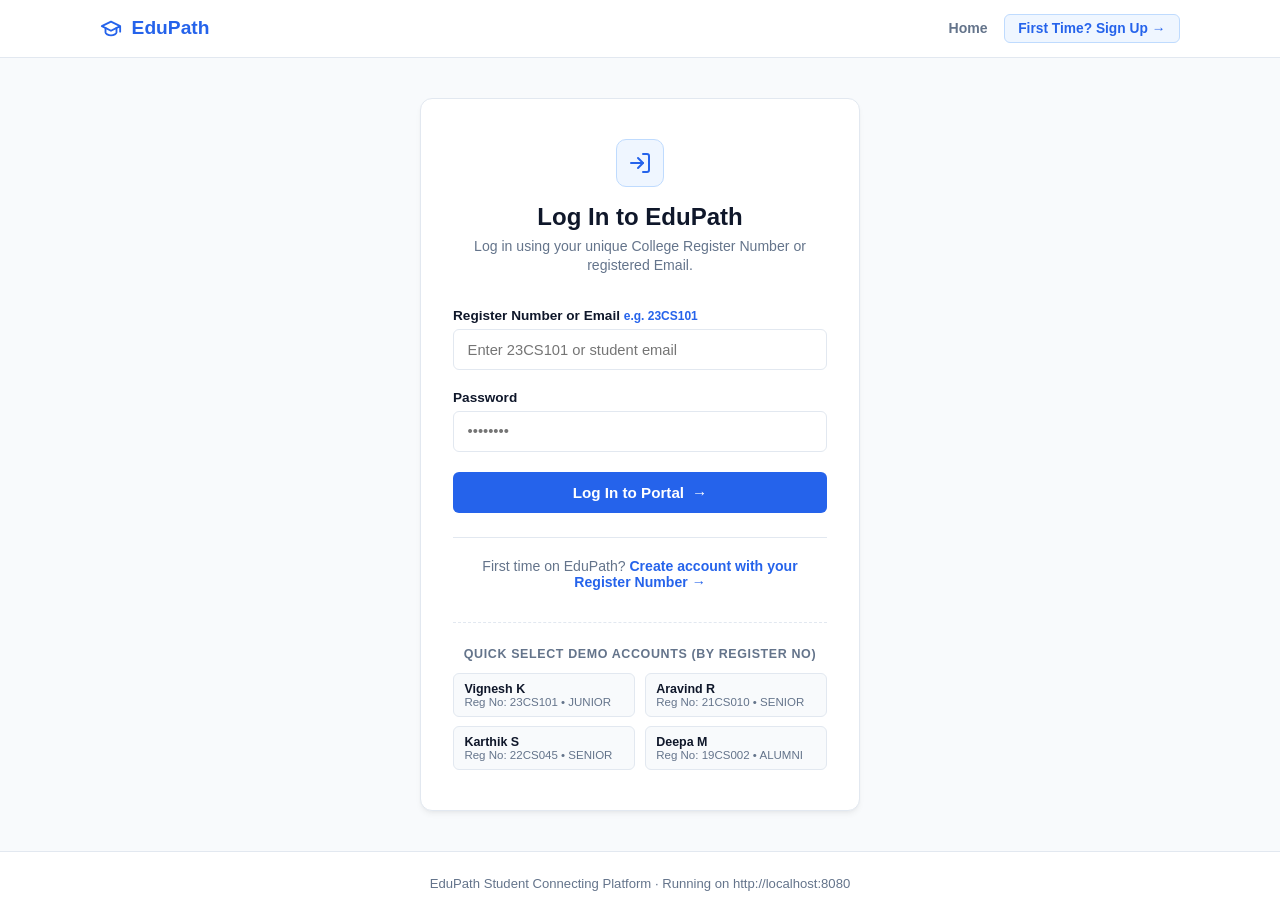
<file: src/main/resources/static/login.html>
<!DOCTYPE html>
<html lang="en">
<head>
  <meta charset="UTF-8">
  <meta name="viewport" content="width=device-width, initial-scale=1.0">
  <meta name="description" content="EduPath Portal Sign In — Secure role-based access for Juniors, Seniors, and Alumni.">
  <title>Sign In · EduPath</title>
  <style>
    :root {
      --primary: #2563eb;
      --primary-dark: #1d4ed8;
      --bg: #f8fafc;
      --surface: #ffffff;
      --border: #e2e8f0;
      --text: #0f172a;
      --muted: #64748b;

      --tag-acad: #dbeafe;
      --tag-acad-txt: #1e40af;
      --tag-intern: #dcfce7;
      --tag-intern-txt: #166534;

      --font: -apple-system, BlinkMacSystemFont, "Segoe UI", Roboto, "Helvetica Neue", Arial, sans-serif;
    }

    * {
      box-sizing: border-box;
      margin: 0;
      padding: 0;
      font-family: var(--font);
    }

    body {
      background: var(--bg);
      color: var(--text);
      min-height: 100vh;
      display: flex;
      flex-direction: column;
    }

    /* Topbar */
    .topbar {
      background: var(--surface);
      border-bottom: 1px solid var(--border);
      padding: 0.85rem 1.5rem;
    }
    .topbar-inner {
      max-width: 1080px;
      margin: 0 auto;
      display: flex;
      justify-content: space-between;
      align-items: center;
    }
    .brand {
      display: flex;
      align-items: center;
      gap: 0.6rem;
      font-weight: 700;
      font-size: 1.2rem;
      color: var(--primary);
      text-decoration: none;
    }
    .home-link {
      color: var(--muted);
      text-decoration: none;
      font-size: 0.88rem;
      font-weight: 600;
      display: flex;
      align-items: center;
      gap: 0.35rem;
      transition: color 0.15s ease;
    }
    .home-link:hover {
      color: var(--text);
    }

    /* Login Container */
    .login-wrapper {
      flex: 1;
      display: flex;
      align-items: center;
      justify-content: center;
      padding: 2.5rem 1.5rem;
    }
    .login-card {
      background: var(--surface);
      border: 1px solid var(--border);
      border-radius: 12px;
      box-shadow: 0 4px 6px -1px rgba(0, 0, 0, 0.05), 0 2px 4px -2px rgba(0, 0, 0, 0.05);
      width: 100%;
      max-width: 440px;
      padding: 2.5rem 2rem;
    }
    .login-header {
      text-align: center;
      margin-bottom: 2rem;
    }
    .login-logo {
      width: 48px;
      height: 48px;
      background: #eff6ff;
      border: 1px solid #bfdbfe;
      border-radius: 10px;
      display: inline-flex;
      align-items: center;
      justify-content: center;
      color: var(--primary);
      margin-bottom: 1rem;
    }
    .login-header h1 {
      font-size: 1.5rem;
      font-weight: 800;
      color: var(--text);
      margin-bottom: 0.35rem;
    }
    .login-header p {
      color: var(--muted);
      font-size: 0.88rem;
      line-height: 1.4;
    }

    /* Form Fields */
    .form-group {
      margin-bottom: 1.25rem;
    }
    .form-label {
      display: block;
      font-size: 0.85rem;
      font-weight: 600;
      margin-bottom: 0.4rem;
      color: var(--text);
    }
    .form-input {
      width: 100%;
      background: var(--surface);
      border: 1px solid var(--border);
      border-radius: 6px;
      padding: 0.7rem 0.85rem;
      font-size: 0.92rem;
      color: var(--text);
      transition: all 0.15s ease;
    }
    .form-input:focus {
      outline: 2px solid var(--primary);
      outline-offset: 1px;
      border-color: var(--primary);
    }

    /* Submit Button */
    .btn-submit {
      width: 100%;
      background: var(--primary);
      color: #fff;
      border: none;
      border-radius: 6px;
      padding: 0.75rem 1rem;
      font-size: 0.95rem;
      font-weight: 600;
      cursor: pointer;
      display: flex;
      align-items: center;
      justify-content: center;
      gap: 0.5rem;
      transition: background 0.15s ease;
      margin-top: 0.5rem;
    }
    .btn-submit:hover {
      background: var(--primary-dark);
    }
    .btn-submit:disabled {
      opacity: 0.7;
      cursor: not-allowed;
    }

    /* Notice Alerts */
    .alert {
      padding: 0.75rem 0.9rem;
      border-radius: 6px;
      font-size: 0.85rem;
      margin-bottom: 1.25rem;
      display: none;
    }
    .alert-error {
      background: #fee2e2;
      border: 1px solid #fecaca;
      color: #991b1b;
    }
    .alert-success {
      background: #dcfce7;
      border: 1px solid #bbf7d0;
      color: #166534;
    }

    /* Demo Quick Fill Box */
    .quick-fill {
      margin-top: 2rem;
      padding-top: 1.5rem;
      border-top: 1px dashed var(--border);
    }
    .quick-fill-title {
      font-size: 0.78rem;
      font-weight: 700;
      text-transform: uppercase;
      letter-spacing: 0.05em;
      color: var(--muted);
      margin-bottom: 0.75rem;
      text-align: center;
    }
    .quick-btns {
      display: grid;
      grid-template-columns: 1fr 1fr;
      gap: 0.6rem;
    }
    .btn-quick {
      background: var(--bg);
      border: 1px solid var(--border);
      border-radius: 6px;
      padding: 0.5rem 0.65rem;
      font-size: 0.78rem;
      font-weight: 600;
      text-align: left;
      cursor: pointer;
      transition: all 0.15s ease;
      color: var(--text);
    }
    .btn-quick:hover {
      background: #eff6ff;
      border-color: #bfdbfe;
      color: var(--primary);
    }
    .btn-quick small {
      display: block;
      color: var(--muted);
      font-weight: 400;
      font-size: 0.72rem;
    }

    footer {
      text-align: center;
      padding: 1.5rem;
      font-size: 0.82rem;
      color: var(--muted);
      border-top: 1px solid var(--border);
      background: var(--surface);
    }
  </style>
</head>
<body>

  <!-- Topbar -->
  <!-- Topbar -->
  <header class="topbar">
    <div class="topbar-inner">
      <a href="/" class="brand">
        <svg width="22" height="22" viewBox="0 0 24 24" fill="none" stroke="currentColor" stroke-width="2" stroke-linecap="round" stroke-linejoin="round">
          <path d="M22 10v6M2 10l10-5 10 5-10 5z"/>
          <path d="M6 12v5c0 1.1 2.7 3 6 3s6-1.9 6-3v-5"/>
        </svg>
        <span>EduPath</span>
      </a>
      <div style="display:flex;align-items:center;gap:1rem;">
        <a href="/" class="home-link">Home</a>
        <a href="/signup.html" style="background:#eff6ff;color:var(--primary);border:1px solid #bfdbfe;padding:0.4rem 0.85rem;border-radius:6px;font-size:0.86rem;font-weight:700;text-decoration:none;">First Time? Sign Up →</a>
      </div>
    </div>
  </header>

  <!-- Login Area -->
  <div class="login-wrapper">
    <div class="login-card">
      <div class="login-header">
        <div class="login-logo">
          <svg width="24" height="24" viewBox="0 0 24 24" fill="none" stroke="currentColor" stroke-width="2" stroke-linecap="round" stroke-linejoin="round">
            <path d="M15 3h4a2 2 0 0 1 2 2v14a2 2 0 0 1-2 2h-4"/>
            <polyline points="10 17 15 12 10 7"/>
            <line x1="15" y1="12" x2="3" y2="12"/>
          </svg>
        </div>
        <h1>Log In to EduPath</h1>
        <p>Log in using your unique College Register Number or registered Email.</p>
      </div>

      <!-- Alerts -->
      <div class="alert alert-error" id="error-alert" role="alert"></div>
      <div class="alert alert-success" id="success-alert" role="status"></div>

      <!-- Form -->
      <form id="login-form">
        <div class="form-group">
          <label class="form-label" for="identifier">
            <span>Register Number or Email</span>
            <span style="font-size:0.75rem;color:var(--primary);font-weight:600;">e.g. 23CS101</span>
          </label>
          <input type="text" id="identifier" class="form-input" required placeholder="Enter 23CS101 or student email" autocomplete="username">
        </div>

        <div class="form-group">
          <label class="form-label" for="password">Password</label>
          <input type="password" id="password" class="form-input" required placeholder="••••••••" autocomplete="current-password">
        </div>

        <button type="submit" class="btn-submit" id="btn-submit">
          <span>Log In to Portal</span>
          <span aria-hidden="true">→</span>
        </button>
      </form>

      <div style="margin-top:1.5rem;padding-top:1.25rem;border-top:1px solid var(--border);text-align:center;font-size:0.88rem;color:var(--muted)">
        First time on EduPath?
        <a href="/signup.html" style="color:var(--primary);font-weight:700;text-decoration:none;">Create account with your Register Number →</a>
      </div>

      <!-- Quick Fill for Demonstration -->
      <div class="quick-fill">
        <div class="quick-fill-title">Quick Select Demo Accounts (By Register No)</div>
        <div class="quick-btns">
          <button type="button" class="btn-quick" onclick="fillAndSubmit('23CS101', 'password123')">
            <strong>Vignesh K</strong>
            <small>Reg No: 23CS101 &bull; JUNIOR</small>
          </button>
          <button type="button" class="btn-quick" onclick="fillAndSubmit('21CS010', 'password123')">
            <strong>Aravind R</strong>
            <small>Reg No: 21CS010 &bull; SENIOR</small>
          </button>
          <button type="button" class="btn-quick" onclick="fillAndSubmit('22CS045', 'password123')">
            <strong>Karthik S</strong>
            <small>Reg No: 22CS045 &bull; SENIOR</small>
          </button>
          <button type="button" class="btn-quick" onclick="fillAndSubmit('19CS002', 'password123')">
            <strong>Deepa M</strong>
            <small>Reg No: 19CS002 &bull; ALUMNI</small>
          </button>
        </div>
      </div>
    </div>
  </div>

  <footer>
    EduPath Student Connecting Platform · Running on http://localhost:8080
  </footer>

  <script>
    const form = document.getElementById("login-form");
    const identifierInput = document.getElementById("identifier");
    const passwordInput = document.getElementById("password");
    const submitBtn = document.getElementById("btn-submit");
    const errorAlert = document.getElementById("error-alert");
    const successAlert = document.getElementById("success-alert");

    function showError(msg) {
      errorAlert.textContent = msg;
      errorAlert.style.display = "block";
      successAlert.style.display = "none";
    }

    function showSuccess(msg) {
      successAlert.textContent = msg;
      successAlert.style.display = "block";
      errorAlert.style.display = "none";
    }

    async function doLogin(identifier, password) {
      if (!identifier || !password) {
        showError("Please enter your Register Number or Email, and password.");
        return;
      }

      submitBtn.disabled = true;
      submitBtn.textContent = "Authenticating…";
      errorAlert.style.display = "none";

      try {
        const response = await fetch("/api/v1/auth/login", {
          method: "POST",
          headers: { "Content-Type": "application/json" },
          body: JSON.stringify({ regNo: identifier, email: identifier, password })
        });

        const data = await response.json();

        if (response.ok && data.success) {
          const authData = data.data;
          const user = authData.user || {
            id: authData.userId,
            regNo: authData.regNo,
            name: authData.name,
            email: authData.email,
            role: authData.role
          };
          const token = authData.token;

          // Save credentials in client storage
          localStorage.setItem("jwt", token);
          localStorage.setItem("user", JSON.stringify(user));

          // Sync preview role for Q&A Forum
          try {
            await fetch("/api/dev/preview-role", {
              method: "POST",
              headers: { "Content-Type": "application/json" },
              body: JSON.stringify({ role: user.role })
            });
          } catch (_) {}

          // Determine whether it is Senior or Junior page based on role in the DB
          const role = (user.role || "").toUpperCase();
          if (role === "JUNIOR") {
            showSuccess(`Verified as Junior (${user.name})! Opening Junior Portal…`);
            setTimeout(() => {
              window.location.href = "/junior.html";
            }, 700);
          } else if (role === "SENIOR" || role === "ALUMNI") {
            showSuccess(`Verified as Senior Mentor (${user.name})! Opening Senior Portal…`);
            setTimeout(() => {
              window.location.href = "/senior.html";
            }, 700);
          } else {
            showSuccess(`Verified as ${user.name} (${role})! Opening Portal…`);
            setTimeout(() => {
              window.location.href = "/senior.html";
            }, 700);
          }
        } else {
          showError(data.message || "Invalid credentials. Please verify your details.");
          submitBtn.disabled = false;
          submitBtn.textContent = "Log In to Portal →";
        }
      } catch (err) {
        showError("Could not connect to EduPath server. Please check that Spring Boot is running on port 8080.");
        submitBtn.disabled = false;
        submitBtn.textContent = "Log In to Portal →";
      }
    }

    form.addEventListener("submit", function(e) {
      e.preventDefault();
      doLogin(identifierInput.value.trim(), passwordInput.value);
    });

    function fillAndSubmit(id, pass) {
      identifierInput.value = id;
      passwordInput.value = pass;
      doLogin(id, pass);
    }
  </script>
</body>
</html>
</file>
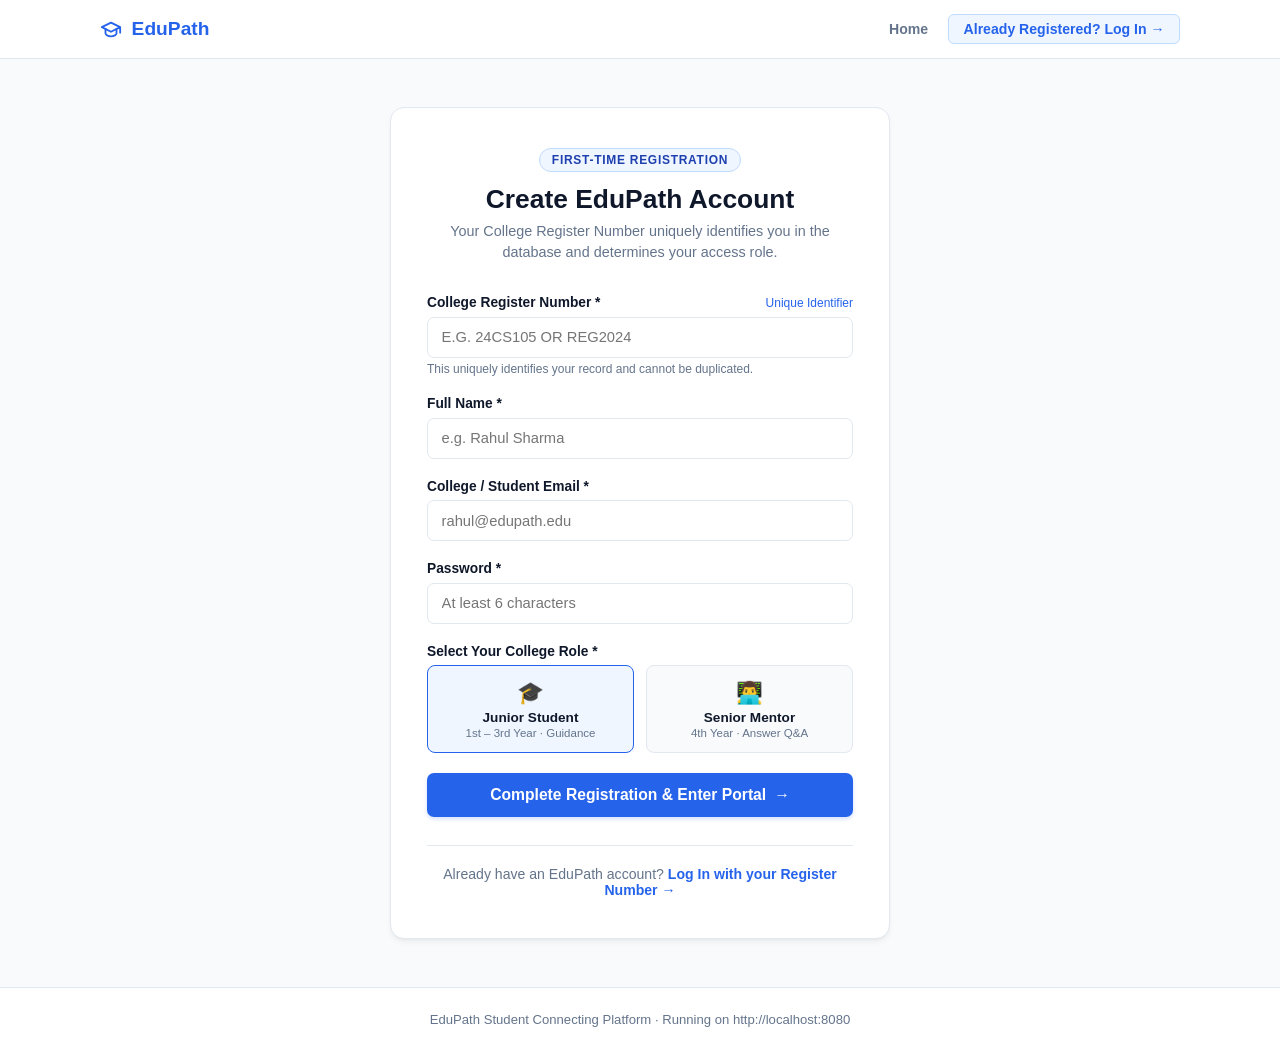
<file: src/main/resources/static/signup.html>
<!DOCTYPE html>
<html lang="en">
<head>
  <meta charset="UTF-8">
  <meta name="viewport" content="width=device-width, initial-scale=1.0">
  <meta name="description" content="EduPath Account Registration — Create your account using your unique College Register Number.">
  <title>Sign Up (First Time) · EduPath</title>
  <style>
    :root {
      --primary: #2563eb;
      --primary-dark: #1d4ed8;
      --bg: #f8fafc;
      --surface: #ffffff;
      --border: #e2e8f0;
      --text: #0f172a;
      --muted: #64748b;

      --font: -apple-system, BlinkMacSystemFont, "Segoe UI", Roboto, "Helvetica Neue", Arial, sans-serif;
    }

    * {
      box-sizing: border-box;
      margin: 0;
      padding: 0;
      font-family: var(--font);
    }

    body {
      background: var(--bg);
      color: var(--text);
      min-height: 100vh;
      display: flex;
      flex-direction: column;
    }

    /* Topbar */
    .topbar {
      background: var(--surface);
      border-bottom: 1px solid var(--border);
      padding: 0.85rem 1.5rem;
    }
    .topbar-inner {
      max-width: 1080px;
      margin: 0 auto;
      display: flex;
      justify-content: space-between;
      align-items: center;
    }
    .brand {
      display: flex;
      align-items: center;
      gap: 0.6rem;
      font-weight: 700;
      font-size: 1.2rem;
      color: var(--primary);
      text-decoration: none;
    }
    .nav-links {
      display: flex;
      align-items: center;
      gap: 1.25rem;
    }
    .home-link {
      color: var(--muted);
      text-decoration: none;
      font-size: 0.88rem;
      font-weight: 600;
      transition: color 0.15s ease;
    }
    .home-link:hover {
      color: var(--text);
    }
    .btn-login-link {
      color: var(--primary);
      text-decoration: none;
      font-size: 0.88rem;
      font-weight: 700;
      border: 1px solid #bfdbfe;
      background: #eff6ff;
      padding: 0.4rem 0.9rem;
      border-radius: 6px;
      transition: all 0.15s ease;
    }
    .btn-login-link:hover {
      background: #dbeafe;
    }

    /* Signup Container */
    .signup-wrapper {
      flex: 1;
      display: flex;
      align-items: center;
      justify-content: center;
      padding: 3rem 1.5rem;
    }
    .signup-card {
      background: var(--surface);
      border: 1px solid var(--border);
      border-radius: 14px;
      box-shadow: 0 4px 6px -1px rgba(0, 0, 0, 0.05), 0 2px 4px -2px rgba(0, 0, 0, 0.05);
      width: 100%;
      max-width: 500px;
      padding: 2.5rem 2.25rem;
    }
    .signup-header {
      text-align: center;
      margin-bottom: 2rem;
    }
    .signup-badge {
      display: inline-block;
      font-size: 0.75rem;
      font-weight: 700;
      text-transform: uppercase;
      letter-spacing: 0.06em;
      color: #1e40af;
      background: #eff6ff;
      border: 1px solid #bfdbfe;
      padding: 0.25rem 0.75rem;
      border-radius: 999px;
      margin-bottom: 0.75rem;
    }
    .signup-header h1 {
      font-size: 1.65rem;
      font-weight: 800;
      color: var(--text);
      margin-bottom: 0.4rem;
    }
    .signup-header p {
      color: var(--muted);
      font-size: 0.9rem;
      line-height: 1.45;
    }

    /* Form Fields */
    .form-group {
      margin-bottom: 1.25rem;
    }
    .form-label {
      display: flex;
      justify-content: space-between;
      align-items: center;
      font-size: 0.86rem;
      font-weight: 600;
      margin-bottom: 0.4rem;
      color: var(--text);
    }
    .form-hint {
      font-size: 0.75rem;
      font-weight: 500;
      color: var(--primary);
    }
    .form-input, .form-select {
      width: 100%;
      background: var(--surface);
      border: 1px solid var(--border);
      border-radius: 7px;
      padding: 0.72rem 0.85rem;
      font-size: 0.92rem;
      color: var(--text);
      transition: all 0.15s ease;
    }
    .form-input:focus, .form-select:focus {
      outline: 2px solid var(--primary);
      outline-offset: 1px;
      border-color: var(--primary);
    }

    /* Role selection cards */
    .role-grid {
      display: grid;
      grid-template-columns: 1fr 1fr;
      gap: 0.75rem;
      margin-top: 0.4rem;
    }
    .role-card {
      border: 1.5px solid var(--border);
      border-radius: 8px;
      padding: 0.85rem 0.75rem;
      cursor: pointer;
      text-align: center;
      transition: all 0.15s ease;
      background: var(--bg);
    }
    .role-card:hover {
      border-color: #bfdbfe;
      background: #eff6ff;
    }
    .role-card.selected {
      border-color: var(--primary);
      background: #eff6ff;
    }
    .role-card input[type="radio"] {
      display: none;
    }
    .role-icon {
      font-size: 1.35rem;
      display: block;
      margin-bottom: 0.25rem;
    }
    .role-title {
      display: block;
      font-size: 0.85rem;
      font-weight: 700;
      color: var(--text);
    }
    .role-sub {
      display: block;
      font-size: 0.72rem;
      color: var(--muted);
      margin-top: 2px;
    }

    /* Submit Button */
    .btn-submit {
      width: 100%;
      background: var(--primary);
      color: #fff;
      border: none;
      border-radius: 7px;
      padding: 0.82rem 1rem;
      font-size: 0.98rem;
      font-weight: 700;
      cursor: pointer;
      display: flex;
      align-items: center;
      justify-content: center;
      gap: 0.5rem;
      transition: background 0.15s ease;
      margin-top: 1.25rem;
      box-shadow: 0 2px 4px rgba(37, 99, 235, 0.2);
    }
    .btn-submit:hover {
      background: var(--primary-dark);
    }
    .btn-submit:disabled {
      opacity: 0.7;
      cursor: not-allowed;
    }

    /* Notice Alerts */
    .alert {
      padding: 0.75rem 0.9rem;
      border-radius: 6px;
      font-size: 0.85rem;
      margin-bottom: 1.25rem;
      display: none;
    }
    .alert-error {
      background: #fee2e2;
      border: 1px solid #fecaca;
      color: #991b1b;
    }
    .alert-success {
      background: #dcfce7;
      border: 1px solid #bbf7d0;
      color: #166534;
    }

    .login-prompt {
      margin-top: 1.75rem;
      padding-top: 1.25rem;
      border-top: 1px solid var(--border);
      text-align: center;
      font-size: 0.88rem;
      color: var(--muted);
    }
    .login-prompt a {
      color: var(--primary);
      text-decoration: none;
      font-weight: 700;
    }
    .login-prompt a:hover {
      text-decoration: underline;
    }

    footer {
      text-align: center;
      padding: 1.5rem;
      font-size: 0.82rem;
      color: var(--muted);
      border-top: 1px solid var(--border);
      background: var(--surface);
    }
  </style>
</head>
<body>

  <!-- Topbar -->
  <header class="topbar">
    <div class="topbar-inner">
      <a href="/" class="brand">
        <svg width="22" height="22" viewBox="0 0 24 24" fill="none" stroke="currentColor" stroke-width="2" stroke-linecap="round" stroke-linejoin="round">
          <path d="M22 10v6M2 10l10-5 10 5-10 5z"/>
          <path d="M6 12v5c0 1.1 2.7 3 6 3s6-1.9 6-3v-5"/>
        </svg>
        <span>EduPath</span>
      </a>

      <div class="nav-links">
        <a href="/" class="home-link">Home</a>
        <a href="/login.html" class="btn-login-link">Already Registered? Log In →</a>
      </div>
    </div>
  </header>

  <!-- Signup Form Area -->
  <div class="signup-wrapper">
    <div class="signup-card">
      <div class="signup-header">
        <span class="signup-badge">First-Time Registration</span>
        <h1>Create EduPath Account</h1>
        <p>Your College Register Number uniquely identifies you in the database and determines your access role.</p>
      </div>

      <!-- Alerts -->
      <div class="alert alert-error" id="error-alert" role="alert"></div>
      <div class="alert alert-success" id="success-alert" role="status"></div>

      <!-- Form -->
      <form id="signup-form">
        <!-- 1. Register Number -->
        <div class="form-group">
          <label class="form-label" for="regNo">
            <span>College Register Number *</span>
            <span class="form-hint">Unique Identifier</span>
          </label>
          <input type="text" id="regNo" class="form-input" required placeholder="e.g. 24CS105 or REG2024" autocomplete="off" style="text-transform:uppercase;">
          <small style="display:block;font-size:0.75rem;color:var(--muted);margin-top:0.3rem;">
            This uniquely identifies your record and cannot be duplicated.
          </small>
        </div>

        <!-- 2. Full Name -->
        <div class="form-group">
          <label class="form-label" for="name">
            <span>Full Name *</span>
          </label>
          <input type="text" id="name" class="form-input" required placeholder="e.g. Rahul Sharma" autocomplete="name">
        </div>

        <!-- 3. College Email -->
        <div class="form-group">
          <label class="form-label" for="email">
            <span>College / Student Email *</span>
          </label>
          <input type="email" id="email" class="form-input" required placeholder="rahul@edupath.edu" autocomplete="email">
        </div>

        <!-- 4. Password -->
        <div class="form-group">
          <label class="form-label" for="password">
            <span>Password *</span>
          </label>
          <input type="password" id="password" class="form-input" required placeholder="At least 6 characters" autocomplete="new-password">
        </div>

        <!-- 5. Role Selection -->
        <div class="form-group">
          <label class="form-label">
            <span>Select Your College Role *</span>
          </label>
          <div class="role-grid">
            <label class="role-card selected" id="card-junior" onclick="selectRole('JUNIOR')">
              <input type="radio" name="role" value="JUNIOR" checked>
              <span class="role-icon">🎓</span>
              <span class="role-title">Junior Student</span>
              <span class="role-sub">1st – 3rd Year · Guidance</span>
            </label>

            <label class="role-card" id="card-senior" onclick="selectRole('SENIOR')">
              <input type="radio" name="role" value="SENIOR">
              <span class="role-icon">👨‍💻</span>
              <span class="role-title">Senior Mentor</span>
              <span class="role-sub">4th Year · Answer Q&amp;A</span>
            </label>
          </div>
        </div>

        <button type="submit" class="btn-submit" id="btn-submit">
          <span>Complete Registration &amp; Enter Portal</span>
          <span aria-hidden="true">→</span>
        </button>
      </form>

      <div class="login-prompt">
        Already have an EduPath account?
        <a href="/login.html">Log In with your Register Number →</a>
      </div>
    </div>
  </div>

  <footer>
    EduPath Student Connecting Platform · Running on http://localhost:8080
  </footer>

  <script>
    let selectedRole = "JUNIOR";

    function selectRole(role) {
      selectedRole = role;
      document.getElementById("card-junior").classList.toggle("selected", role === "JUNIOR");
      document.getElementById("card-senior").classList.toggle("selected", role === "SENIOR");
      const radio = document.querySelector(`input[name="role"][value="${role}"]`);
      if (radio) radio.checked = true;
    }

    const form = document.getElementById("signup-form");
    const regNoInput = document.getElementById("regNo");
    const nameInput = document.getElementById("name");
    const emailInput = document.getElementById("email");
    const passwordInput = document.getElementById("password");
    const submitBtn = document.getElementById("btn-submit");
    const errorAlert = document.getElementById("error-alert");
    const successAlert = document.getElementById("success-alert");

    function showError(msg) {
      errorAlert.textContent = msg;
      errorAlert.style.display = "block";
      successAlert.style.display = "none";
    }

    function showSuccess(msg) {
      successAlert.textContent = msg;
      successAlert.style.display = "block";
      errorAlert.style.display = "none";
    }

    form.addEventListener("submit", async function(e) {
      e.preventDefault();

      const regNo = regNoInput.value.trim().toUpperCase();
      const name = nameInput.value.trim();
      const email = emailInput.value.trim().toLowerCase();
      const password = passwordInput.value;
      const role = selectedRole;

      if (!regNo || !name || !email || !password) {
        showError("Please fill in all required fields including your Register Number.");
        return;
      }

      if (password.length < 6) {
        showError("Password must be at least 6 characters long.");
        return;
      }

      submitBtn.disabled = true;
      submitBtn.textContent = "Creating Account…";
      errorAlert.style.display = "none";

      try {
        const response = await fetch("/api/v1/auth/register", {
          method: "POST",
          headers: { "Content-Type": "application/json" },
          body: JSON.stringify({ regNo, name, email, password, role })
        });

        const data = await response.json();

        if (response.ok && data.success) {
          const authData = data.data;
          const user = authData.user || {
            id: authData.userId,
            regNo: authData.regNo || regNo,
            name: authData.name || name,
            email: authData.email || email,
            role: authData.role || role
          };
          const token = authData.token;

          // Store credentials in localStorage
          localStorage.setItem("jwt", token);
          localStorage.setItem("user", JSON.stringify(user));

          // Sync preview role
          try {
            await fetch("/api/dev/preview-role", {
              method: "POST",
              headers: { "Content-Type": "application/json" },
              body: JSON.stringify({ role: user.role })
            });
          } catch (_) {}

          // Determine redirection based on the role stored in DB
          const verifiedRole = (user.role || "").toUpperCase();
          if (verifiedRole === "JUNIOR") {
            showSuccess(`Account created for ${user.name} (Reg No: ${regNo})! Opening Junior Portal…`);
            setTimeout(() => {
              window.location.href = "/junior.html";
            }, 900);
          } else {
            showSuccess(`Mentor account created for ${user.name} (Reg No: ${regNo})! Opening Senior Portal…`);
            setTimeout(() => {
              window.location.href = "/senior.html";
            }, 900);
          }
        } else {
          showError(data.message || "Registration failed. Please check your Register Number and details.");
          submitBtn.disabled = false;
          submitBtn.textContent = "Complete Registration & Enter Portal →";
        }
      } catch (err) {
        showError("Could not connect to EduPath server. Please ensure the backend is running on port 8080.");
        submitBtn.disabled = false;
        submitBtn.textContent = "Complete Registration & Enter Portal →";
      }
    });
  </script>
</body>
</html>
</file>
<file: junior-frontend-portal/css/styles.css>
/* ═══════════════════════════════════════════════════
   EduPath Design System — Shared CSS Variables
   ═══════════════════════════════════════════════════ */
:root {
  --primary: #2563eb;
  --primary-dark: #1d4ed8;
  --bg: #f8fafc;
  --surface: #ffffff;
  --border: #e2e8f0;
  --text: #0f172a;
  --muted: #64748b;

  /* Tag colours */
  --tag-acad: #dbeafe;
  --tag-acad-txt: #1e40af;
  --tag-intern: #dcfce7;
  --tag-intern-txt: #166534;
  --tag-high: #fef3c7;
  --tag-high-txt: #92400e;

  /* Layout */
  --header-h: 56px;
  --sidebar-w: 230px;
  --radius: 10px;
  --radius-sm: 6px;
  --shadow: 0 1px 2px rgba(0, 0, 0, 0.04);

  /* Typography */
  --font: -apple-system, BlinkMacSystemFont, "Segoe UI", Roboto, sans-serif;
}

/* ═══════════════════════════════════════════════════
   RESET & BASE
   ═══════════════════════════════════════════════════ */
*,
*::before,
*::after {
  box-sizing: border-box;
  margin: 0;
  padding: 0;
}

html {
  font-size: 100%;
  -webkit-text-size-adjust: 100%;
}

body {
  font-family: var(--font);
  font-size: 0.925rem;
  line-height: 1.6;
  color: var(--text);
  background: var(--bg);
  min-height: 100vh;
}

button {
  font-family: inherit;
  cursor: pointer;
  border: none;
  background: none;
  color: inherit;
}

ul {
  list-style: none;
}

/* ─── Focus ring ─── */
:focus-visible {
  outline: 2px solid var(--primary);
  outline-offset: 2px;
}

/* ═══════════════════════════════════════════════════
   HEADER
   ═══════════════════════════════════════════════════ */
.header {
  position: fixed;
  top: 0;
  left: 0;
  right: 0;
  z-index: 100;
  height: var(--header-h);
  display: flex;
  align-items: center;
  justify-content: space-between;
  padding: 0 1.25rem;
  background: var(--surface);
  border-bottom: 1px solid var(--border);
}

.header__brand {
  display: flex;
  align-items: center;
  gap: 0.6rem;
}

.header__logo {
  display: flex;
  align-items: center;
  color: var(--primary);
}

.header__titles {
  display: flex;
  align-items: baseline;
  gap: 0.45rem;
}

.header__name {
  font-size: 1.1rem;
  font-weight: 700;
  color: var(--text);
  letter-spacing: -0.01em;
}

.header__subtitle {
  font-size: 0.78rem;
  font-weight: 500;
  color: var(--muted);
}

.header__profile {
  display: flex;
  align-items: center;
  gap: 0.5rem;
  padding: 0.3rem 0.55rem;
  border-radius: var(--radius-sm);
  transition: background 0.15s;
}

.header__profile:hover {
  background: #f1f5f9;
}

.header__user-name {
  font-size: 0.85rem;
  font-weight: 500;
  color: var(--text);
}

/* ─── Avatars ─── */
.avatar {
  display: inline-flex;
  align-items: center;
  justify-content: center;
  border-radius: 50%;
  background: var(--primary);
  color: #fff;
  font-weight: 600;
  flex-shrink: 0;
}

.avatar--sm {
  width: 32px;
  height: 32px;
  font-size: 0.72rem;
}

.avatar--md {
  width: 44px;
  height: 44px;
  font-size: 0.85rem;
}

.avatar--lg {
  width: 64px;
  height: 64px;
  font-size: 1.15rem;
}

/* ═══════════════════════════════════════════════════
   APP SHELL (sidebar + content)
   ═══════════════════════════════════════════════════ */
.app {
  display: flex;
  margin-top: var(--header-h);
  min-height: calc(100vh - var(--header-h));
}

/* ─── SIDEBAR ─── */
.sidebar {
  position: fixed;
  top: var(--header-h);
  left: 0;
  bottom: 0;
  width: var(--sidebar-w);
  background: var(--surface);
  border-right: 1px solid var(--border);
  padding: 0.75rem 0.6rem;
  overflow-y: auto;
  z-index: 90;
}

.sidebar__list {
  display: flex;
  flex-direction: column;
  gap: 0.25rem;
}

.sidebar__item {
  display: flex;
  align-items: center;
  gap: 0.6rem;
  width: 100%;
  padding: 0.55rem 0.75rem;
  border-radius: var(--radius-sm);
  font-size: 0.85rem;
  font-weight: 500;
  color: var(--muted);
  transition: background 0.15s, color 0.15s;
}

.sidebar__item:hover {
  background: #f1f5f9;
  color: var(--text);
}

.sidebar__item--active {
  background: #eff6ff;
  color: var(--primary);
}

.sidebar__item--active .sidebar__icon {
  stroke: var(--primary);
}

.sidebar__icon {
  flex-shrink: 0;
  stroke: var(--muted);
  transition: stroke 0.15s;
}

.sidebar__item:hover .sidebar__icon {
  stroke: var(--text);
}

.sidebar__item--active:hover {
  background: #eff6ff;
  color: var(--primary);
}

.sidebar__item--active:hover .sidebar__icon {
  stroke: var(--primary);
}

/* ─── MAIN CONTENT ─── */
.content {
  margin-left: var(--sidebar-w);
  flex: 1;
  padding: 2rem 2.5rem;
}

/* Constrain the senior posts feed to a readable width */
.senior-posts-feed {
  max-width: 820px;
}

/* ═══════════════════════════════════════════════════
   SENIOR POSTS VIEW
   ═══════════════════════════════════════════════════ */
.view-heading {
  font-size: 1.35rem;
  font-weight: 700;
  color: var(--text);
  margin-bottom: 0.3rem;
}

.view-subtitle {
  font-size: 0.9rem;
  color: var(--muted);
  line-height: 1.55;
  margin-bottom: 1.75rem;
}

/* ─── Post card ─── */
.post-card {
  background: var(--surface);
  border: 1px solid var(--border);
  border-radius: var(--radius);
  padding: 1.5rem;
  box-shadow: var(--shadow);
  margin-bottom: 1.25rem;
  transition: box-shadow 0.2s;
}

.post-card:hover {
  box-shadow: 0 2px 8px rgba(0, 0, 0, 0.06);
}

.post-card__header {
  display: flex;
  align-items: center;
  gap: 0.7rem;
  margin-bottom: 0.9rem;
}

.post-card__meta {
  display: flex;
  flex-direction: column;
}

.post-card__name {
  font-size: 0.92rem;
  font-weight: 600;
  color: var(--text);
}

.post-card__role {
  font-size: 0.78rem;
  color: var(--muted);
}

.post-card__tags {
  display: flex;
  flex-wrap: wrap;
  gap: 0.4rem;
  margin-bottom: 0.75rem;
}

.tag {
  display: inline-block;
  font-size: 0.72rem;
  font-weight: 600;
  padding: 0.2rem 0.55rem;
  border-radius: 999px;
}

.tag--acad {
  background: var(--tag-acad);
  color: var(--tag-acad-txt);
}

.tag--intern {
  background: var(--tag-intern);
  color: var(--tag-intern-txt);
}

.tag--high {
  background: var(--tag-high);
  color: var(--tag-high-txt);
}

.post-card__title {
  font-size: 1.05rem;
  font-weight: 700;
  color: var(--text);
  margin-bottom: 0.45rem;
}

.post-card__summary {
  font-size: 0.88rem;
  color: var(--muted);
  line-height: 1.6;
  margin-bottom: 1rem;
}

.post-card__journey-heading {
  font-size: 0.82rem;
  font-weight: 600;
  color: var(--text);
  margin-bottom: 0.5rem;
}

/* ─── Timeline ─── */
.timeline {
  position: relative;
  padding-left: 1.25rem;
  margin-bottom: 1.15rem;
}

.timeline::before {
  content: "";
  position: absolute;
  left: 4px;
  top: 4px;
  bottom: 4px;
  width: 2px;
  background: var(--border);
  border-radius: 2px;
}

.timeline__step {
  position: relative;
  padding-bottom: 0.65rem;
}

.timeline__step:last-child {
  padding-bottom: 0;
}

.timeline__step::before {
  content: "";
  position: absolute;
  left: -1.25rem;
  top: 6px;
  width: 8px;
  height: 8px;
  border-radius: 50%;
  background: var(--primary);
  border: 2px solid #eff6ff;
  z-index: 1;
}

.timeline__year {
  font-size: 0.78rem;
  font-weight: 600;
  color: var(--primary);
}

.timeline__desc {
  font-size: 0.82rem;
  color: var(--muted);
  line-height: 1.5;
}

/* ─── Primary button ─── */
.btn-primary {
  display: inline-flex;
  align-items: center;
  gap: 0.4rem;
  padding: 0.5rem 1rem;
  font-size: 0.85rem;
  font-weight: 600;
  color: #fff;
  background: var(--primary);
  border-radius: var(--radius-sm);
  transition: background 0.15s;
}

.btn-primary:hover {
  background: var(--primary-dark);
}

.btn-primary:focus-visible {
  outline-offset: 3px;
}

/* ═══════════════════════════════════════════════════
   PLACEHOLDER VIEW (Question)
   ═══════════════════════════════════════════════════ */
.placeholder-view {
  display: flex;
  flex-direction: column;
  align-items: center;
  justify-content: center;
  text-align: center;
  min-height: calc(100vh - var(--header-h) - 4rem);
  padding: 2rem 1.5rem;
}

.placeholder-view__inner {
  width: 100%;
  max-width: 520px;
}

.placeholder-view__icon {
  margin-bottom: 1rem;
  color: var(--muted);
}

.placeholder-view__heading {
  font-size: 1.15rem;
  font-weight: 700;
  margin-bottom: 0.35rem;
}

.placeholder-view__text {
  font-size: 0.88rem;
  color: var(--muted);
  max-width: 420px;
  margin: 0 auto 1.25rem;
  line-height: 1.6;
}

/* ─── Profile view ─── */
.profile-view__header {
  margin-bottom: 1.5rem;
}

.profile-view__body {
  display: flex;
  justify-content: center;
  width: 100%;
}

/* ─── Profile card ─── */
.profile-card {
  background: var(--surface);
  border: 1px solid var(--border);
  border-radius: var(--radius);
  padding: 2rem;
  box-shadow: var(--shadow);
  width: 100%;
  max-width: 480px;
  text-align: center;
}

.profile-card__name {
  font-size: 1.1rem;
  font-weight: 700;
  margin-top: 0.75rem;
  margin-bottom: 0.15rem;
}

.profile-card__detail {
  font-size: 0.85rem;
  color: var(--muted);
  margin-bottom: 0.2rem;
}

.profile-card__badge {
  display: inline-block;
  font-size: 0.72rem;
  font-weight: 600;
  padding: 0.2rem 0.65rem;
  border-radius: 999px;
  background: var(--tag-acad);
  color: var(--tag-acad-txt);
  margin-top: 0.6rem;
  margin-bottom: 1.25rem;
}

/* ═══════════════════════════════════════════════════
   TOAST NOTIFICATIONS
   ═══════════════════════════════════════════════════ */
.toast-container {
  position: fixed;
  bottom: 1.25rem;
  right: 1.25rem;
  z-index: 1000;
  display: flex;
  flex-direction: column;
  gap: 0.5rem;
  pointer-events: none;
}

.toast {
  background: var(--text);
  color: #fff;
  font-size: 0.82rem;
  padding: 0.65rem 1rem;
  border-radius: var(--radius-sm);
  box-shadow: 0 4px 14px rgba(0, 0, 0, 0.15);
  animation: toast-in 0.25s ease-out, toast-out 0.3s 3s ease-in forwards;
  pointer-events: auto;
  max-width: 360px;
}

@keyframes toast-in {
  from {
    opacity: 0;
    transform: translateY(10px);
  }
  to {
    opacity: 1;
    transform: translateY(0);
  }
}

@keyframes toast-out {
  to {
    opacity: 0;
    transform: translateY(10px);
  }
}

/* ═══════════════════════════════════════════════════
   MOBILE SIDEBAR TOGGLE (hamburger)
   ═══════════════════════════════════════════════════ */
.sidebar-toggle {
  display: none;        /* hidden on desktop */
  align-items: center;
  justify-content: center;
  width: 36px;
  height: 36px;
  border-radius: var(--radius-sm);
  color: var(--text);
}

.sidebar-toggle:hover {
  background: #f1f5f9;
}

/* overlay behind sidebar on mobile */
.sidebar-overlay {
  display: none;
  position: fixed;
  inset: 0;
  z-index: 80;
  background: rgba(0, 0, 0, 0.25);
}

.sidebar-overlay--visible {
  display: block;
}

/* ═══════════════════════════════════════════════════
   RESPONSIVE — TABLET (≤ 768px)
   ═══════════════════════════════════════════════════ */
@media (max-width: 768px) {
  :root {
    --sidebar-w: 210px;
  }

  .sidebar-toggle {
    display: inline-flex;
  }

  .sidebar {
    transform: translateX(-100%);
    transition: transform 0.2s ease;
  }

  .sidebar--open {
    transform: translateX(0);
  }

  .content {
    margin-left: 0;
    padding: 1.5rem 1.25rem;
  }

  .header__user-name {
    display: none;          /* save space */
  }
}

/* ═══════════════════════════════════════════════════
   RESPONSIVE — MOBILE (≤ 480px)
   ═══════════════════════════════════════════════════ */
@media (max-width: 480px) {
  .content {
    padding: 1.25rem 1rem;
  }

  .post-card {
    padding: 1.15rem;
  }

  .view-heading {
    font-size: 1.15rem;
  }

  .profile-card {
    padding: 1.5rem 1rem;
  }
}
</file>
